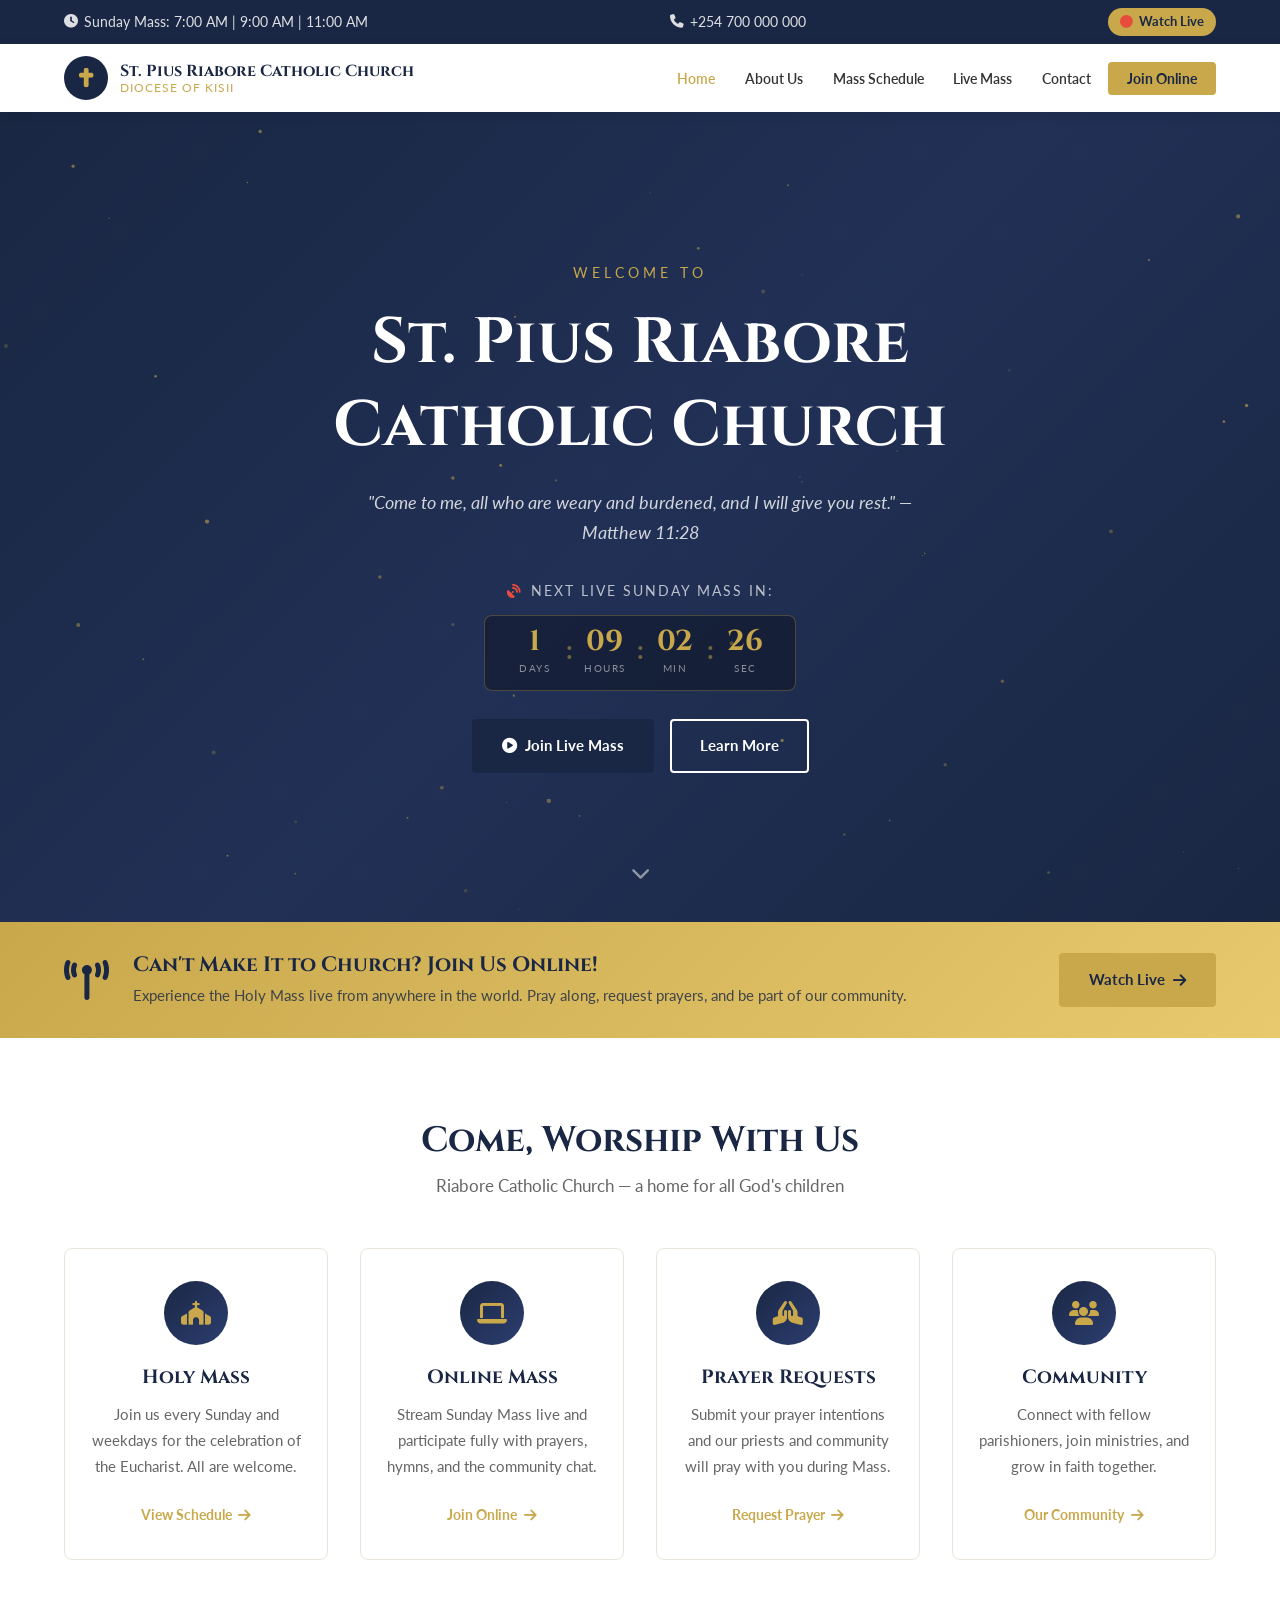
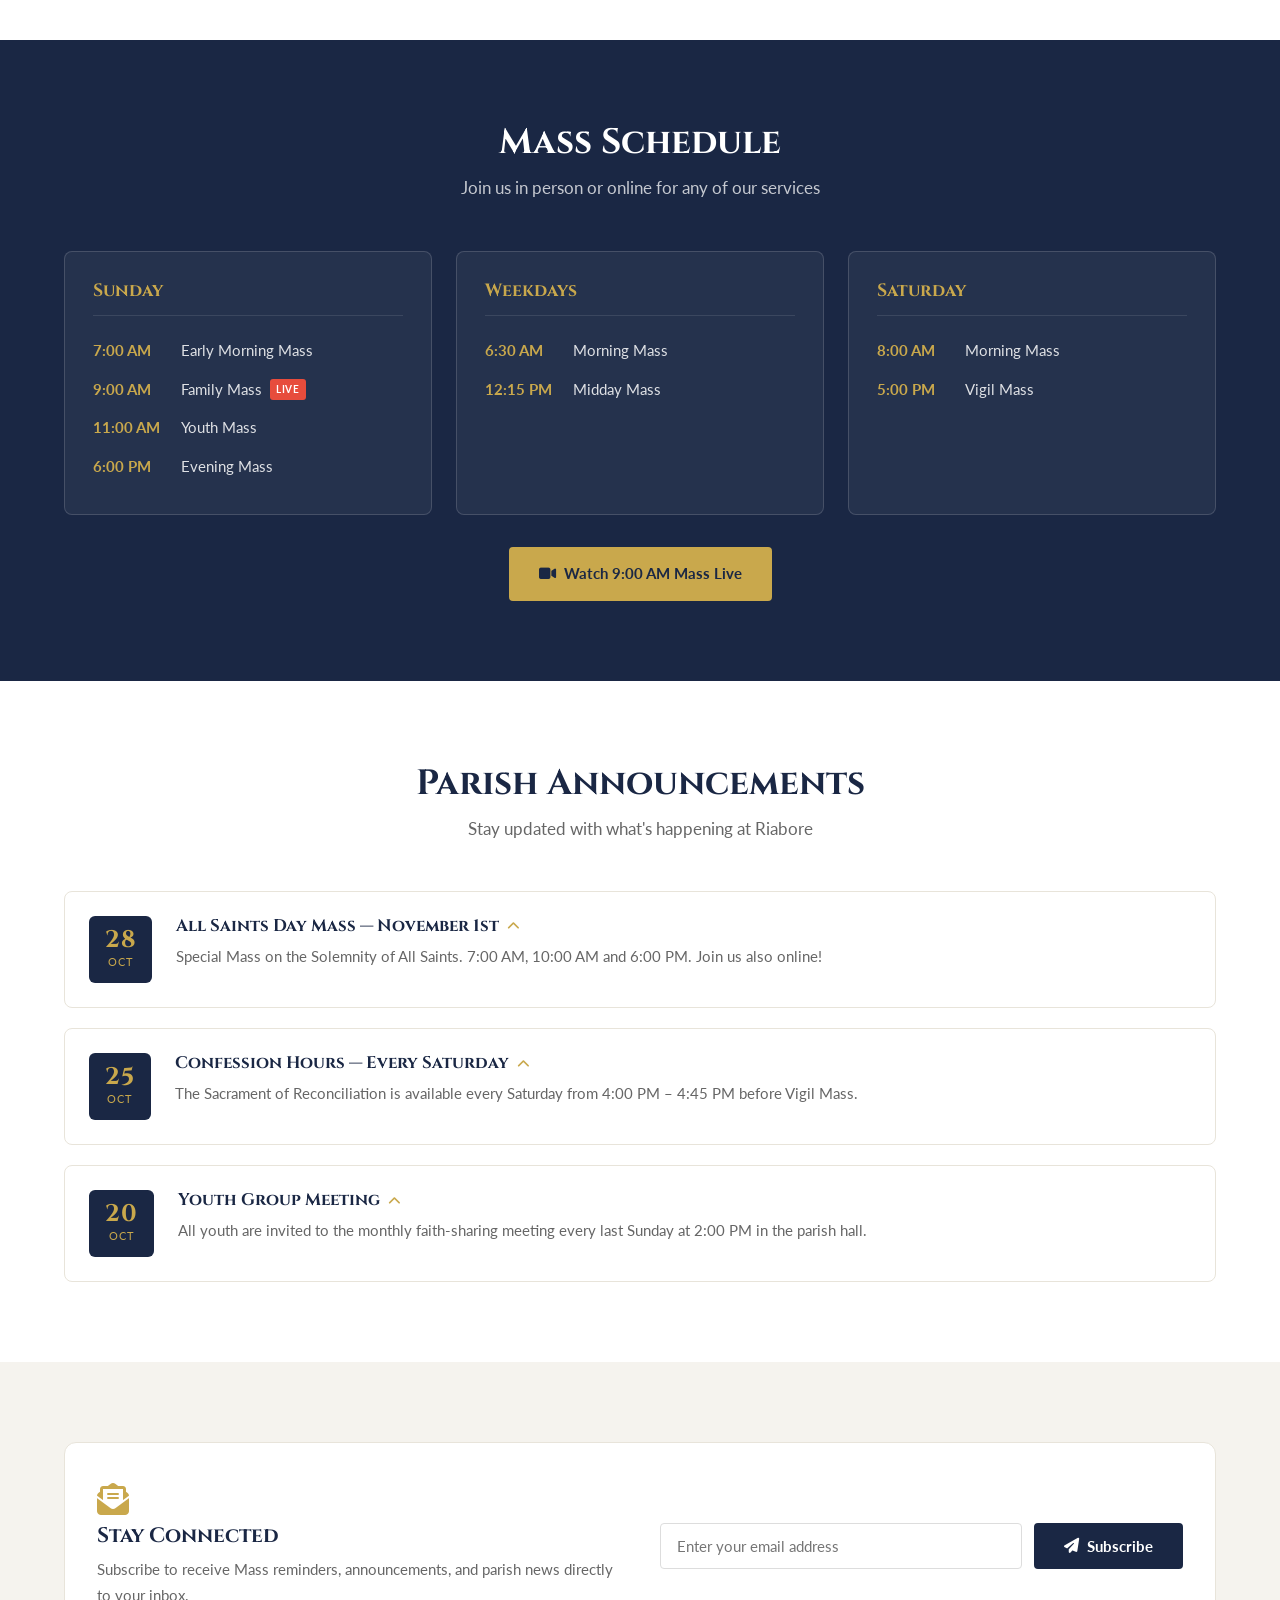
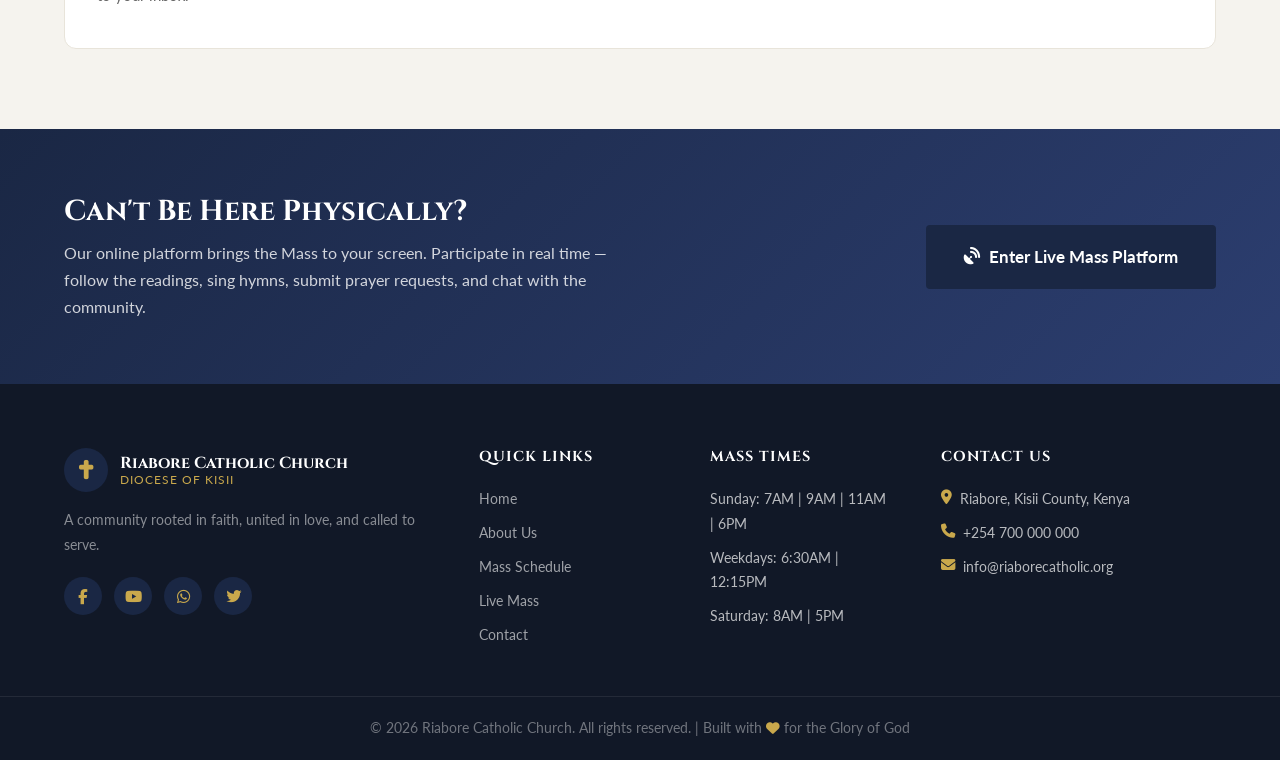
<file: index.html>
<!DOCTYPE html>
<html lang="en">
<head>
  <meta charset="UTF-8" />
  <meta name="viewport" content="width=device-width, initial-scale=1.0"/>
  <title> St.Pius Riabore Catholic Church</title>
  <link rel="stylesheet" href="style.css" />
  <link href="https://fonts.googleapis.com/css2?family=Cinzel:wght@400;600;700&family=Lato:wght@300;400;700&display=swap" rel="stylesheet"/>
  <link rel="stylesheet" href="https://cdnjs.cloudflare.com/ajax/libs/font-awesome/6.5.0/css/all.min.css"/>
</head>
<body>

  <!-- Top Bar -->
  <div class="top-bar">
    <div class="container">
      <span><i class="fas fa-clock"></i> Sunday Mass: 7:00 AM | 9:00 AM | 11:00 AM</span>
      <span><i class="fas fa-phone"></i> +254 700 000 000</span>
      <a href="live.html" class="live-badge"><i class="fas fa-circle pulse-red"></i> Watch Live</a>
    </div>
  </div>

  <!-- Navigation -->
  <nav class="navbar">
    <div class="container nav-inner">
      <div class="logo">
        <div class="logo-icon"><i class="fas fa-cross"></i></div>
        <div class="logo-text">
          <span class="church-name"> St. Pius Riabore Catholic Church</span>
          <span class="church-sub">Diocese of Kisii</span>
        </div>
      </div>
      <button class="hamburger" id="hamburger" aria-label="Toggle menu" aria-expanded="false">
        <span></span><span></span><span></span>
      </button>
      <ul class="nav-links" id="navLinks">
        <li><a href="index.html" class="active">Home</a></li>
        <li><a href="about.html">About Us</a></li>
        <li><a href="schedule.html">Mass Schedule</a></li>
        <li><a href="live.html">Live Mass</a></li>
        <li><a href="contact.html">Contact</a></li>
        <li><a href="live.html" class="btn-join">Join Online</a></li>
      </ul>
    </div>
  </nav>

  <!-- Hero Section -->
  <section class="hero">
    <div class="hero-overlay"></div>
    <!-- Particle canvas injected by app.js -->
    <div class="hero-content">
      <p class="hero-sub">Welcome to</p>
      <h1>St. Pius Riabore Catholic Church</h1>
      <p class="hero-verse">"Come to me, all who are weary and burdened, and I will give you rest." — Matthew 11:28</p>

      <!-- Countdown Timer -->
      <div class="countdown-wrapper">
        <p class="countdown-label"><i class="fas fa-satellite-dish pulse-red"></i> Next Live Sunday Mass in:</p>
        <div id="massCountdown" class="countdown-display">
          <div class="countdown-unit"><span>--</span><small>Days</small></div>
          <div class="countdown-sep">:</div>
          <div class="countdown-unit"><span>--</span><small>Hours</small></div>
          <div class="countdown-sep">:</div>
          <div class="countdown-unit"><span>--</span><small>Min</small></div>
          <div class="countdown-sep">:</div>
          <div class="countdown-unit"><span>--</span><small>Sec</small></div>
        </div>
      </div>

      <div class="hero-buttons">
        <a href="live.html" class="btn btn-primary"><i class="fas fa-play-circle"></i> Join Live Mass</a>
        <a href="about.html" class="btn btn-outline">Learn More</a>
      </div>
    </div>
    <div class="hero-scroll"><i class="fas fa-chevron-down"></i></div>
  </section>

  <!-- Live Mass Banner -->
  <section class="live-banner">
    <div class="container live-banner-inner">
      <div class="live-icon"><i class="fas fa-broadcast-tower"></i></div>
      <div class="live-text">
        <h3>Can't Make It to Church? Join Us Online!</h3>
        <p>Experience the Holy Mass live from anywhere in the world. Pray along, request prayers, and be part of our community.</p>
      </div>
      <a href="live.html" class="btn btn-gold">Watch Live <i class="fas fa-arrow-right"></i></a>
    </div>
  </section>

  <!-- Quick Info Cards -->
  <section class="info-section section-pad">
    <div class="container">
      <div class="section-header">
        <h2>Come, Worship With Us</h2>
        <p>Riabore Catholic Church — a home for all God's children</p>
      </div>
      <div class="cards-grid">
        <div class="card">
          <div class="card-icon"><i class="fas fa-church"></i></div>
          <h3>Holy Mass</h3>
          <p>Join us every Sunday and weekdays for the celebration of the Eucharist. All are welcome.</p>
          <a href="schedule.html" class="card-link">View Schedule <i class="fas fa-arrow-right"></i></a>
        </div>
        <div class="card">
          <div class="card-icon"><i class="fas fa-laptop"></i></div>
          <h3>Online Mass</h3>
          <p>Stream Sunday Mass live and participate fully with prayers, hymns, and the community chat.</p>
          <a href="live.html" class="card-link">Join Online <i class="fas fa-arrow-right"></i></a>
        </div>
        <div class="card">
          <div class="card-icon"><i class="fas fa-hands-praying"></i></div>
          <h3>Prayer Requests</h3>
          <p>Submit your prayer intentions and our priests and community will pray with you during Mass.</p>
          <a href="live.html#prayer" class="card-link">Request Prayer <i class="fas fa-arrow-right"></i></a>
        </div>
        <div class="card">
          <div class="card-icon"><i class="fas fa-users"></i></div>
          <h3>Community</h3>
          <p>Connect with fellow parishioners, join ministries, and grow in faith together.</p>
          <a href="about.html" class="card-link">Our Community <i class="fas fa-arrow-right"></i></a>
        </div>
      </div>
    </div>
  </section>

  <!-- Mass Times Section -->
  <section class="mass-times section-pad bg-navy">
    <div class="container">
      <div class="section-header white">
        <h2>Mass Schedule</h2>
        <p>Join us in person or online for any of our services</p>
      </div>
      <div class="times-grid">
        <div class="time-card">
          <h3>Sunday</h3>
          <ul>
            <li><span>7:00 AM</span> Early Morning Mass</li>
            <li><span>9:00 AM</span> Family Mass <span class="tag-live">LIVE</span></li>
            <li><span>11:00 AM</span> Youth Mass</li>
            <li><span>6:00 PM</span> Evening Mass</li>
          </ul>
        </div>
        <div class="time-card">
          <h3>Weekdays</h3>
          <ul>
            <li><span>6:30 AM</span> Morning Mass</li>
            <li><span>12:15 PM</span> Midday Mass</li>
          </ul>
        </div>
        <div class="time-card">
          <h3>Saturday</h3>
          <ul>
            <li><span>8:00 AM</span> Morning Mass</li>
            <li><span>5:00 PM</span> Vigil Mass</li>
          </ul>
        </div>
      </div>
      <div style="text-align:center; margin-top:2rem;">
        <a href="live.html" class="btn btn-gold"><i class="fas fa-video"></i> Watch 9:00 AM Mass Live</a>
      </div>
    </div>
  </section>

  <!-- Announcements -->
  <section class="announcements section-pad">
    <div class="container">
      <div class="section-header">
        <h2>Parish Announcements</h2>
        <p>Stay updated with what's happening at Riabore</p>
      </div>
      <div class="announce-list">
        <div class="announce-item">
          <div class="announce-date"><span>28</span>OCT</div>
          <div class="announce-body">
            <h4>All Saints Day Mass — November 1st</h4>
            <p>Special Mass on the Solemnity of All Saints. 7:00 AM, 10:00 AM and 6:00 PM. Join us also online!</p>
          </div>
        </div>
        <div class="announce-item">
          <div class="announce-date"><span>25</span>OCT</div>
          <div class="announce-body">
            <h4>Confession Hours — Every Saturday</h4>
            <p>The Sacrament of Reconciliation is available every Saturday from 4:00 PM – 4:45 PM before Vigil Mass.</p>
          </div>
        </div>
        <div class="announce-item">
          <div class="announce-date"><span>20</span>OCT</div>
          <div class="announce-body">
            <h4>Youth Group Meeting</h4>
            <p>All youth are invited to the monthly faith-sharing meeting every last Sunday at 2:00 PM in the parish hall.</p>
          </div>
        </div>
      </div>
    </div>
  </section>

  <!-- Newsletter Signup -->
  <section class="section-pad bg-light" id="newsletterSection">
    <div class="container">
      <div class="newsletter-box">
        <div class="newsletter-text">
          <i class="fas fa-envelope-open-text"></i>
          <h3>Stay Connected</h3>
          <p>Subscribe to receive Mass reminders, announcements, and parish news directly to your inbox.</p>
        </div>
        <form class="newsletter-form" novalidate>
          <input type="email" placeholder="Enter your email address" required aria-label="Email address"/>
          <button type="submit" class="btn btn-primary">
            <i class="fas fa-paper-plane"></i> Subscribe
          </button>
        </form>
      </div>
    </div>
  </section>

  <!-- CTA Section -->
  <section class="cta-section">
    <div class="container cta-inner">
      <div class="cta-text">
        <h2>Can't Be Here Physically?</h2>
        <p>Our online platform brings the Mass to your screen. Participate in real time — follow the readings, sing hymns, submit prayer requests, and chat with the community.</p>
      </div>
      <a href="live.html" class="btn btn-primary btn-lg"><i class="fas fa-satellite-dish"></i> Enter Live Mass Platform</a>
    </div>
  </section>

  <!-- Footer -->
  <footer class="footer">
    <div class="container footer-grid">
      <div class="footer-col">
        <div class="logo">
          <div class="logo-icon"><i class="fas fa-cross"></i></div>
          <div class="logo-text">
            <span class="church-name">Riabore Catholic Church</span>
            <span class="church-sub">Diocese of Kisii</span>
          </div>
        </div>
        <p class="footer-desc">A community rooted in faith, united in love, and called to serve.</p>
        <div class="social-links">
          <a href="#" title="Facebook"><i class="fab fa-facebook-f"></i></a>
          <a href="#" title="YouTube"><i class="fab fa-youtube"></i></a>
          <a href="#" title="WhatsApp"><i class="fab fa-whatsapp"></i></a>
          <a href="#" title="Twitter"><i class="fab fa-twitter"></i></a>
        </div>
      </div>
      <div class="footer-col">
        <h4>Quick Links</h4>
        <ul>
          <li><a href="index.html">Home</a></li>
          <li><a href="about.html">About Us</a></li>
          <li><a href="schedule.html">Mass Schedule</a></li>
          <li><a href="live.html">Live Mass</a></li>
          <li><a href="contact.html">Contact</a></li>
        </ul>
      </div>
      <div class="footer-col">
        <h4>Mass Times</h4>
        <ul>
          <li>Sunday: 7AM | 9AM | 11AM | 6PM</li>
          <li>Weekdays: 6:30AM | 12:15PM</li>
          <li>Saturday: 8AM | 5PM</li>
        </ul>
      </div>
      <div class="footer-col">
        <h4>Contact Us</h4>
        <ul>
          <li><i class="fas fa-map-marker-alt"></i> Riabore, Kisii County, Kenya</li>
          <li><i class="fas fa-phone"></i> +254 700 000 000</li>
          <li><i class="fas fa-envelope"></i> info@riaborecatholic.org</li>
        </ul>
      </div>
    </div>
    <div class="footer-bottom">
      <p>&copy; 2026 Riabore Catholic Church. All rights reserved. | Built with <i class="fas fa-heart" style="color:#c9a84c"></i> for the Glory of God</p>
    </div>
  </footer>

  <script src="app.js"></script>
</body>
</html>
</file>
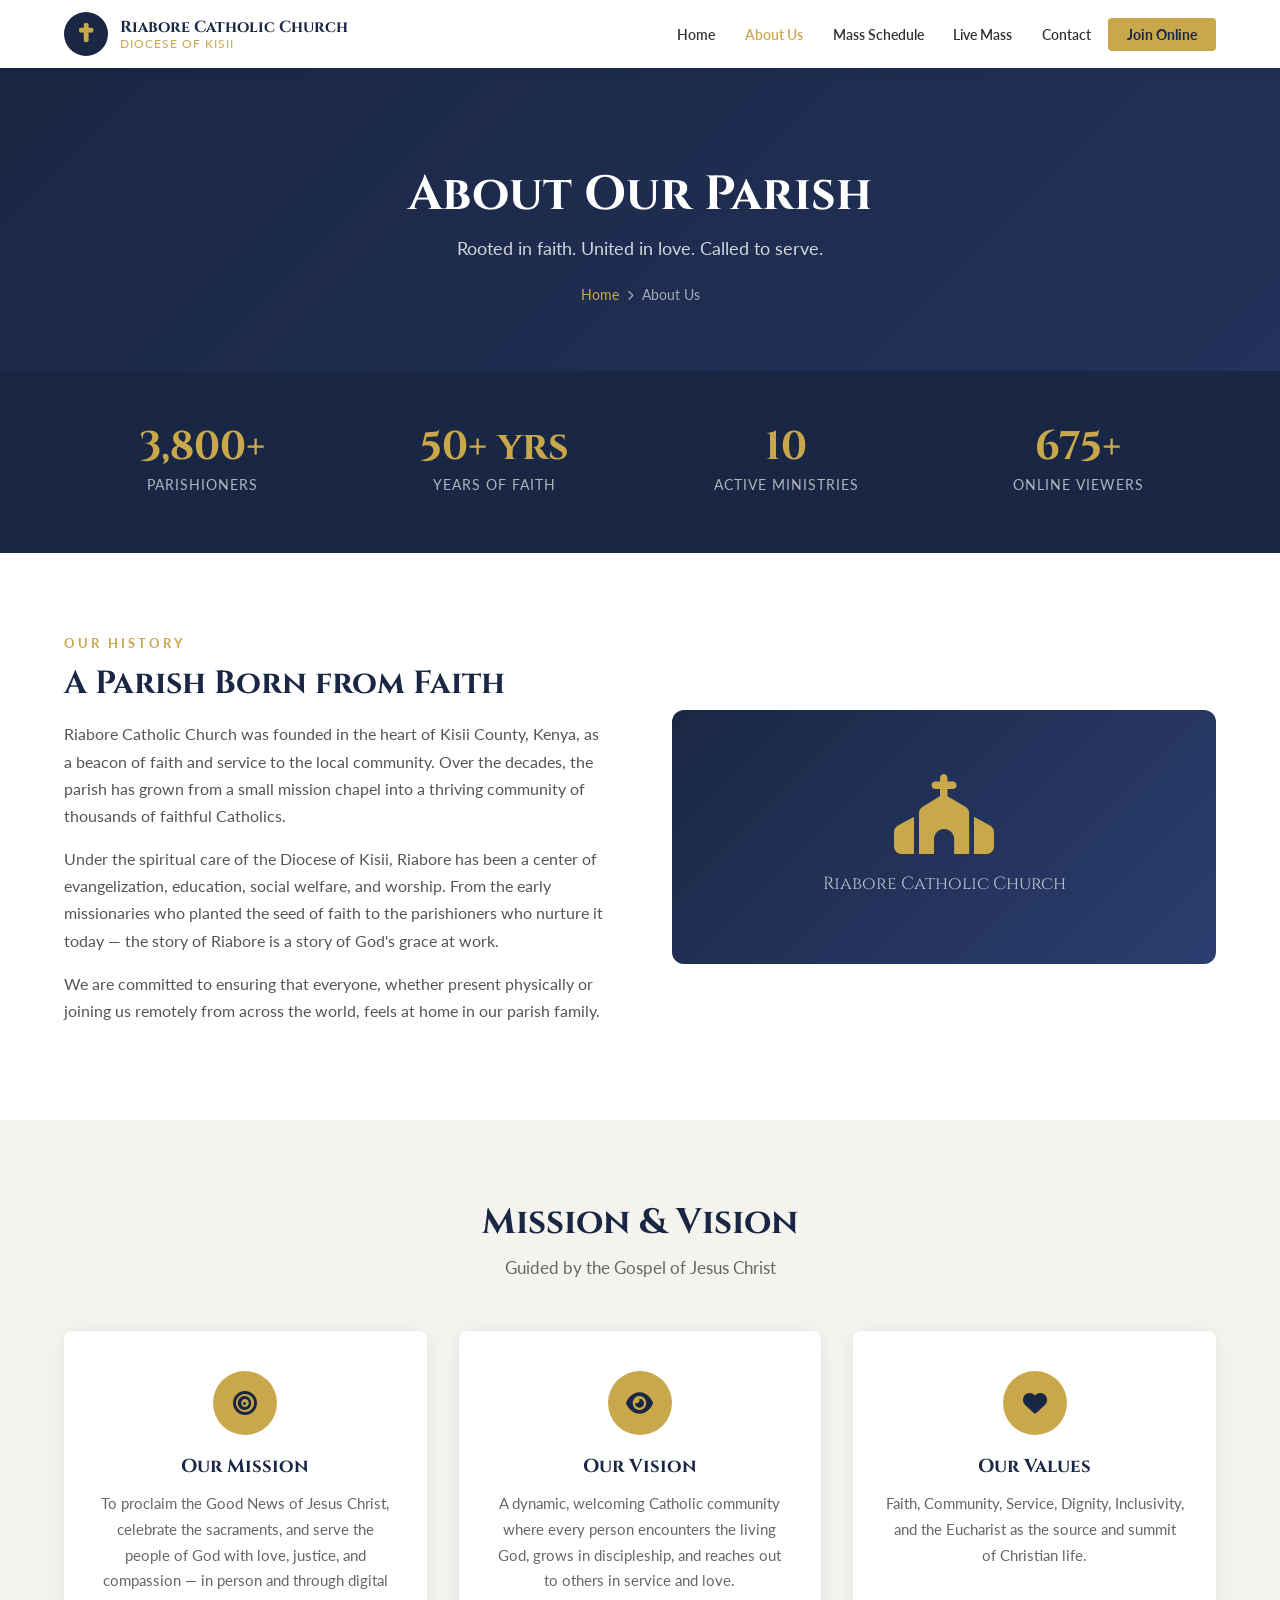
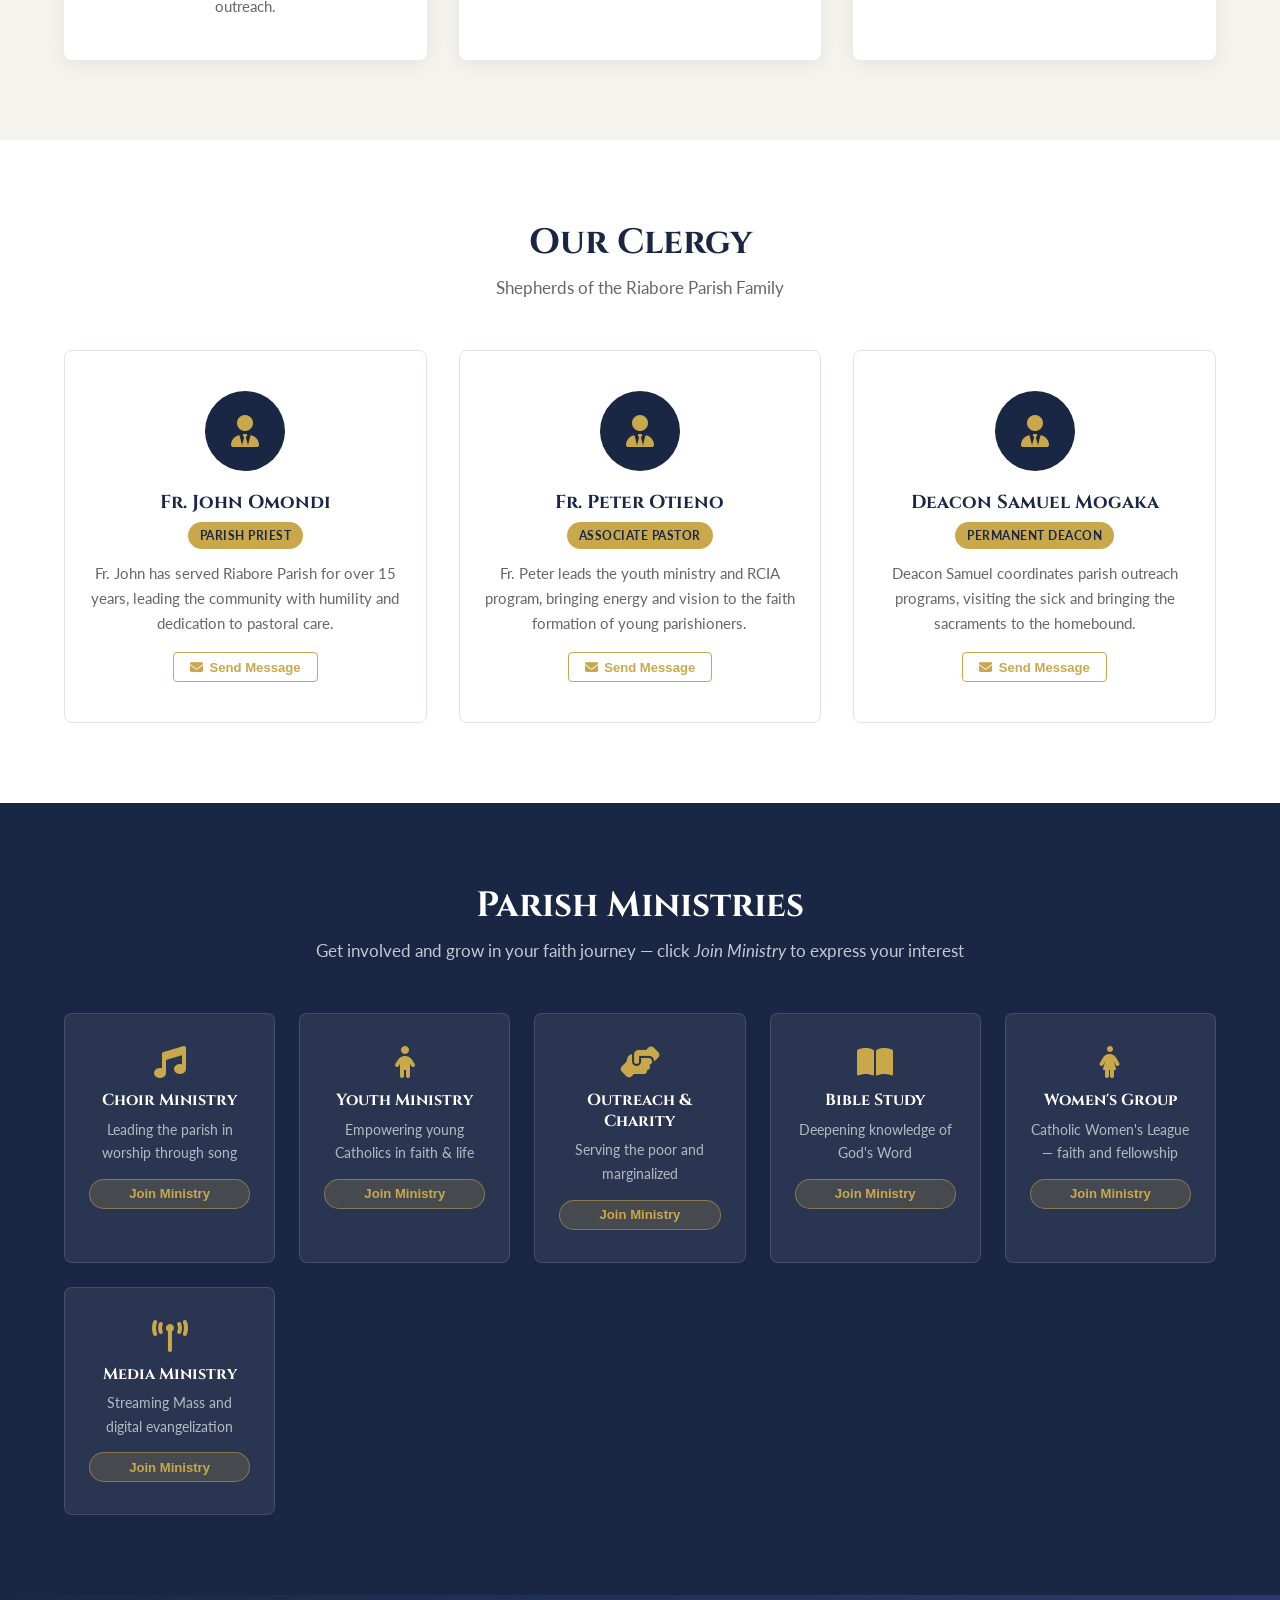
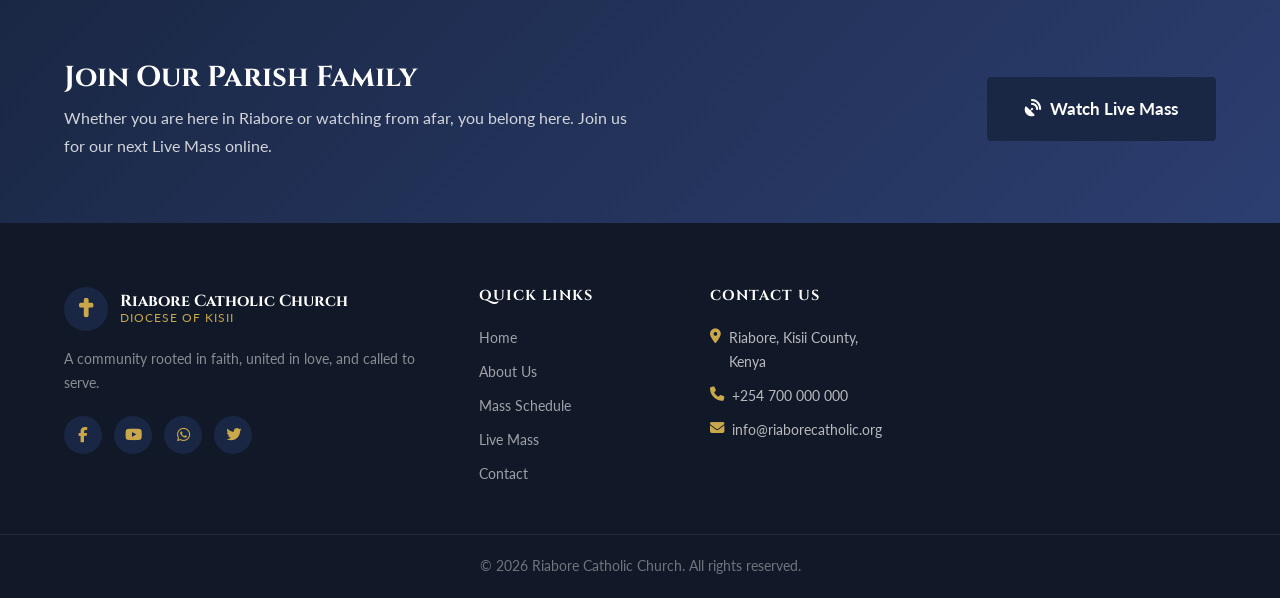
<file: about.html>
<!DOCTYPE html>
<html lang="en">
<head>
  <meta charset="UTF-8" />
  <meta name="viewport" content="width=device-width, initial-scale=1.0"/>
  <title>About Us — Riabore Catholic Church</title>
  <link rel="stylesheet" href="style.css" />
  <link href="https://fonts.googleapis.com/css2?family=Cinzel:wght@400;600;700&family=Lato:wght@300;400;700&display=swap" rel="stylesheet"/>
  <link rel="stylesheet" href="https://cdnjs.cloudflare.com/ajax/libs/font-awesome/6.5.0/css/all.min.css"/>
</head>
<body>

  <!-- Navigation -->
  <nav class="navbar">
    <div class="container nav-inner">
      <div class="logo">
        <div class="logo-icon"><i class="fas fa-cross"></i></div>
        <div class="logo-text">
          <span class="church-name">Riabore Catholic Church</span>
          <span class="church-sub">Diocese of Kisii</span>
        </div>
      </div>
      <button class="hamburger" id="hamburger" aria-label="Toggle menu" aria-expanded="false">
        <span></span><span></span><span></span>
      </button>
      <ul class="nav-links" id="navLinks">
        <li><a href="index.html">Home</a></li>
        <li><a href="about.html" class="active">About Us</a></li>
        <li><a href="schedule.html">Mass Schedule</a></li>
        <li><a href="live.html">Live Mass</a></li>
        <li><a href="contact.html">Contact</a></li>
        <li><a href="live.html" class="btn-join">Join Online</a></li>
      </ul>
    </div>
  </nav>

  <!-- Page Header -->
  <div class="page-header">
    <div class="page-header-overlay"></div>
    <div class="container">
      <h1>About Our Parish</h1>
      <p>Rooted in faith. United in love. Called to serve.</p>
      <nav class="breadcrumb" aria-label="Breadcrumb">
        <a href="index.html">Home</a> <i class="fas fa-chevron-right"></i> <span>About Us</span>
      </nav>
    </div>
  </div>

  <!-- Parish Stats -->
  <section class="stats-bar bg-navy">
    <div class="container stats-grid">
      <div class="stat-item">
        <div class="stat-number" data-target="4500" data-suffix="+">0</div>
        <div class="stat-label">Parishioners</div>
      </div>
      <div class="stat-item">
        <div class="stat-number" data-target="60" data-suffix="+ yrs">0</div>
        <div class="stat-label">Years of Faith</div>
      </div>
      <div class="stat-item">
        <div class="stat-number" data-target="12" data-suffix="">0</div>
        <div class="stat-label">Active Ministries</div>
      </div>
      <div class="stat-item">
        <div class="stat-number" data-target="800" data-suffix="+">0</div>
        <div class="stat-label">Online Viewers</div>
      </div>
    </div>
  </section>

  <!-- Our Story -->
  <section class="section-pad">
    <div class="container two-col">
      <div class="col-text">
        <div class="section-label">Our History</div>
        <h2>A Parish Born from Faith</h2>
        <p>Riabore Catholic Church was founded in the heart of Kisii County, Kenya, as a beacon of faith and service to the local community. Over the decades, the parish has grown from a small mission chapel into a thriving community of thousands of faithful Catholics.</p>
        <p>Under the spiritual care of the Diocese of Kisii, Riabore has been a center of evangelization, education, social welfare, and worship. From the early missionaries who planted the seed of faith to the parishioners who nurture it today — the story of Riabore is a story of God's grace at work.</p>
        <p>We are committed to ensuring that everyone, whether present physically or joining us remotely from across the world, feels at home in our parish family.</p>
      </div>
      <div class="col-image">
        <div class="image-placeholder church-img">
          <i class="fas fa-church"></i>
          <p>Riabore Catholic Church</p>
        </div>
      </div>
    </div>
  </section>

  <!-- Mission & Vision -->
  <section class="section-pad bg-light">
    <div class="container">
      <div class="section-header">
        <h2>Mission &amp; Vision</h2>
        <p>Guided by the Gospel of Jesus Christ</p>
      </div>
      <div class="mv-grid">
        <div class="mv-card">
          <div class="mv-icon"><i class="fas fa-bullseye"></i></div>
          <h3>Our Mission</h3>
          <p>To proclaim the Good News of Jesus Christ, celebrate the sacraments, and serve the people of God with love, justice, and compassion — in person and through digital outreach.</p>
        </div>
        <div class="mv-card">
          <div class="mv-icon"><i class="fas fa-eye"></i></div>
          <h3>Our Vision</h3>
          <p>A dynamic, welcoming Catholic community where every person encounters the living God, grows in discipleship, and reaches out to others in service and love.</p>
        </div>
        <div class="mv-card">
          <div class="mv-icon"><i class="fas fa-heart"></i></div>
          <h3>Our Values</h3>
          <p>Faith, Community, Service, Dignity, Inclusivity, and the Eucharist as the source and summit of Christian life.</p>
        </div>
      </div>
    </div>
  </section>

  <!-- Parish Priests -->
  <section class="section-pad">
    <div class="container">
      <div class="section-header">
        <h2>Our Clergy</h2>
        <p>Shepherds of the Riabore Parish Family</p>
      </div>
      <div class="priests-grid">
        <div class="priest-card">
          <div class="priest-avatar"><i class="fas fa-user-tie"></i></div>
          <h3>Fr. John Omondi</h3>
          <span class="priest-role">Parish Priest</span>
          <p>Fr. John has served Riabore Parish for over 15 years, leading the community with humility and dedication to pastoral care.</p>
          <button class="btn-contact-priest" onclick="window.location='contact.html'">
            <i class="fas fa-envelope"></i> Send Message
          </button>
        </div>
        <div class="priest-card">
          <div class="priest-avatar"><i class="fas fa-user-tie"></i></div>
          <h3>Fr. Peter Otieno</h3>
          <span class="priest-role">Associate Pastor</span>
          <p>Fr. Peter leads the youth ministry and RCIA program, bringing energy and vision to the faith formation of young parishioners.</p>
          <button class="btn-contact-priest" onclick="window.location='contact.html'">
            <i class="fas fa-envelope"></i> Send Message
          </button>
        </div>
        <div class="priest-card">
          <div class="priest-avatar"><i class="fas fa-user-tie"></i></div>
          <h3>Deacon Samuel Mogaka</h3>
          <span class="priest-role">Permanent Deacon</span>
          <p>Deacon Samuel coordinates parish outreach programs, visiting the sick and bringing the sacraments to the homebound.</p>
          <button class="btn-contact-priest" onclick="window.location='contact.html'">
            <i class="fas fa-envelope"></i> Send Message
          </button>
        </div>
      </div>
    </div>
  </section>

  <!-- Ministries — each card gets a "Join Ministry" button from app.js -->
  <section class="section-pad bg-navy">
    <div class="container">
      <div class="section-header white">
        <h2>Parish Ministries</h2>
        <p>Get involved and grow in your faith journey — click <em>Join Ministry</em> to express your interest</p>
      </div>
      <div class="ministry-grid">
        <div class="ministry-item">
          <i class="fas fa-music"></i>
          <h4>Choir Ministry</h4>
          <p>Leading the parish in worship through song</p>
        </div>
        <div class="ministry-item">
          <i class="fas fa-child"></i>
          <h4>Youth Ministry</h4>
          <p>Empowering young Catholics in faith &amp; life</p>
        </div>
        <div class="ministry-item">
          <i class="fas fa-hands-helping"></i>
          <h4>Outreach &amp; Charity</h4>
          <p>Serving the poor and marginalized</p>
        </div>
        <div class="ministry-item">
          <i class="fas fa-book-open"></i>
          <h4>Bible Study</h4>
          <p>Deepening knowledge of God's Word</p>
        </div>
        <div class="ministry-item">
          <i class="fas fa-female"></i>
          <h4>Women's Group</h4>
          <p>Catholic Women's League — faith and fellowship</p>
        </div>
        <div class="ministry-item">
          <i class="fas fa-broadcast-tower"></i>
          <h4>Media Ministry</h4>
          <p>Streaming Mass and digital evangelization</p>
        </div>
      </div>
    </div>
  </section>

  <!-- CTA -->
  <section class="cta-section">
    <div class="container cta-inner">
      <div class="cta-text">
        <h2>Join Our Parish Family</h2>
        <p>Whether you are here in Riabore or watching from afar, you belong here. Join us for our next Live Mass online.</p>
      </div>
      <a href="live.html" class="btn btn-primary btn-lg"><i class="fas fa-satellite-dish"></i> Watch Live Mass</a>
    </div>
  </section>

  <!-- Footer -->
  <footer class="footer">
    <div class="container footer-grid">
      <div class="footer-col">
        <div class="logo">
          <div class="logo-icon"><i class="fas fa-cross"></i></div>
          <div class="logo-text">
            <span class="church-name">Riabore Catholic Church</span>
            <span class="church-sub">Diocese of Kisii</span>
          </div>
        </div>
        <p class="footer-desc">A community rooted in faith, united in love, and called to serve.</p>
        <div class="social-links">
          <a href="#" title="Facebook"><i class="fab fa-facebook-f"></i></a>
          <a href="#" title="YouTube"><i class="fab fa-youtube"></i></a>
          <a href="#" title="WhatsApp"><i class="fab fa-whatsapp"></i></a>
          <a href="#" title="Twitter"><i class="fab fa-twitter"></i></a>
        </div>
      </div>
      <div class="footer-col">
        <h4>Quick Links</h4>
        <ul>
          <li><a href="index.html">Home</a></li>
          <li><a href="about.html">About Us</a></li>
          <li><a href="schedule.html">Mass Schedule</a></li>
          <li><a href="live.html">Live Mass</a></li>
          <li><a href="contact.html">Contact</a></li>
        </ul>
      </div>
      <div class="footer-col">
        <h4>Contact Us</h4>
        <ul>
          <li><i class="fas fa-map-marker-alt"></i> Riabore, Kisii County, Kenya</li>
          <li><i class="fas fa-phone"></i> +254 700 000 000</li>
          <li><i class="fas fa-envelope"></i> info@riaborecatholic.org</li>
        </ul>
      </div>
    </div>
    <div class="footer-bottom">
      <p>&copy; 2026 Riabore Catholic Church. All rights reserved.</p>
    </div>
  </footer>

  <script src="app.js"></script>
</body>
</html>
</file>
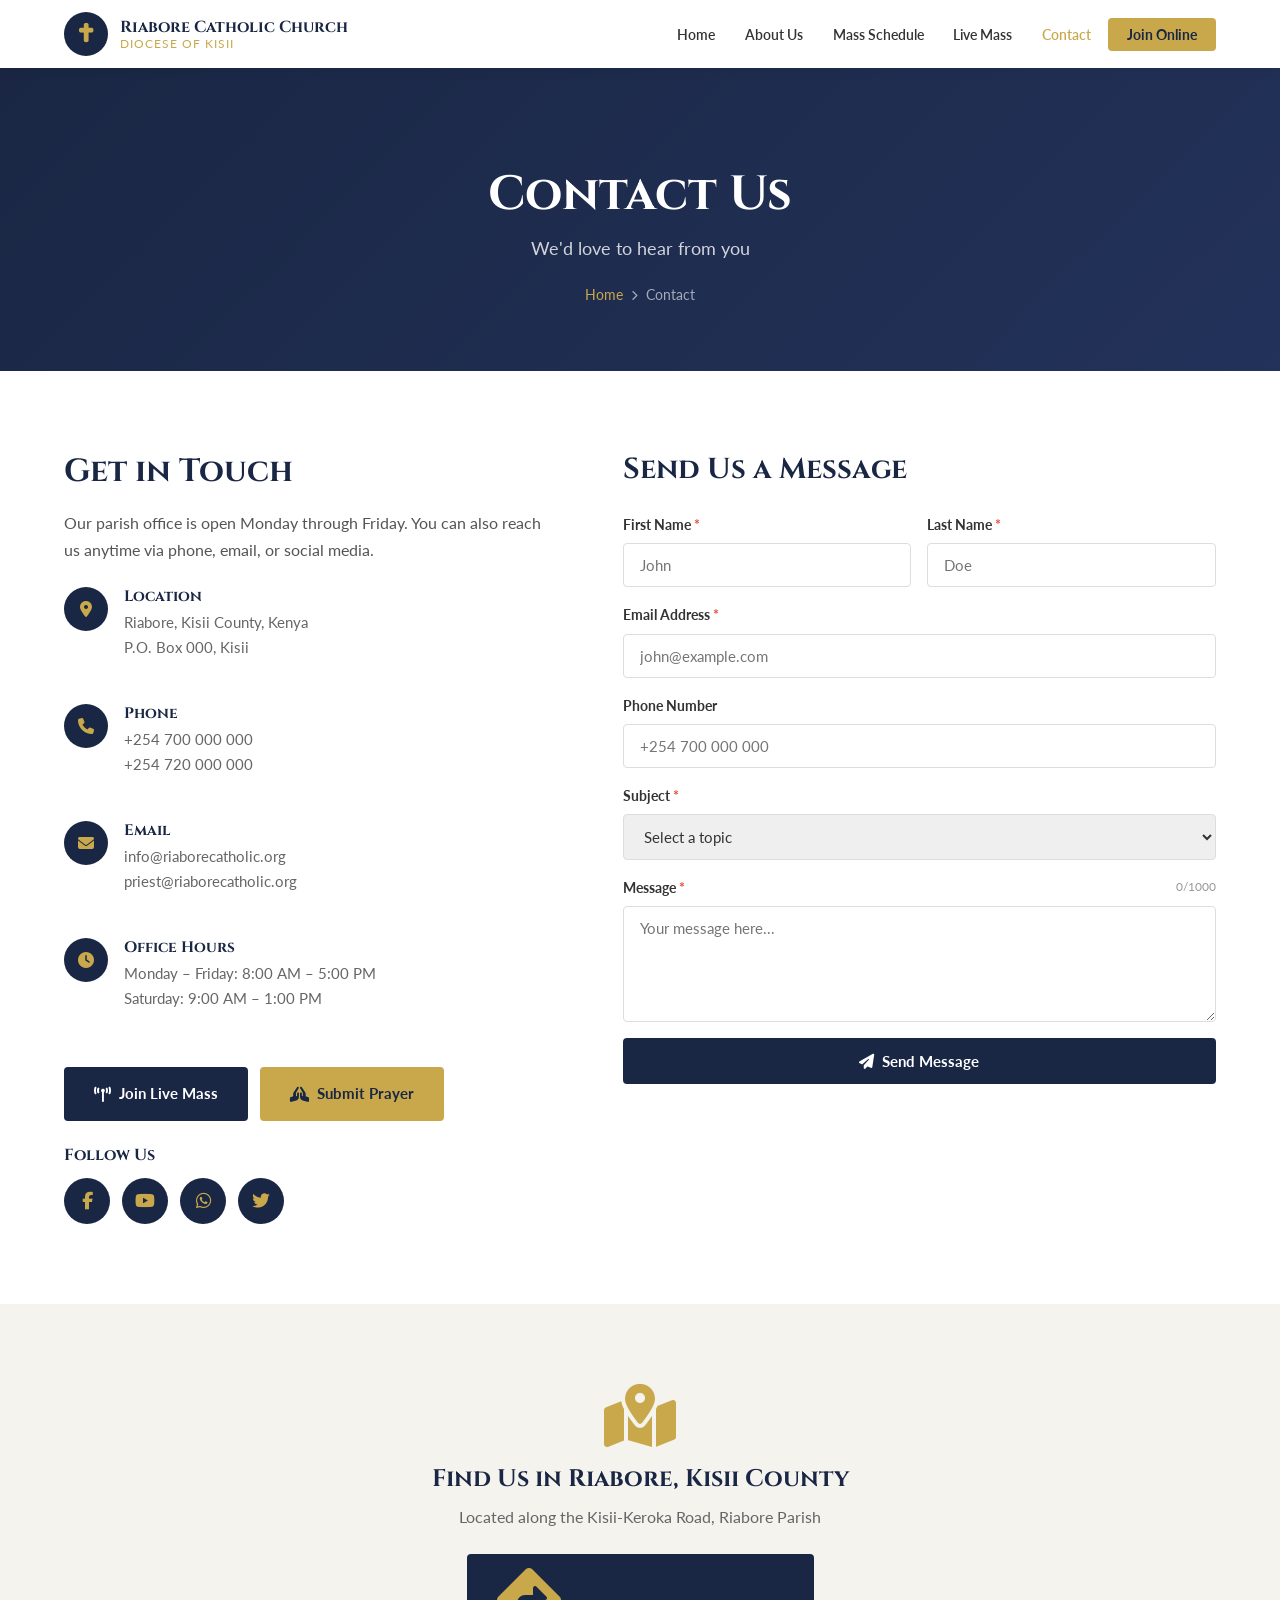
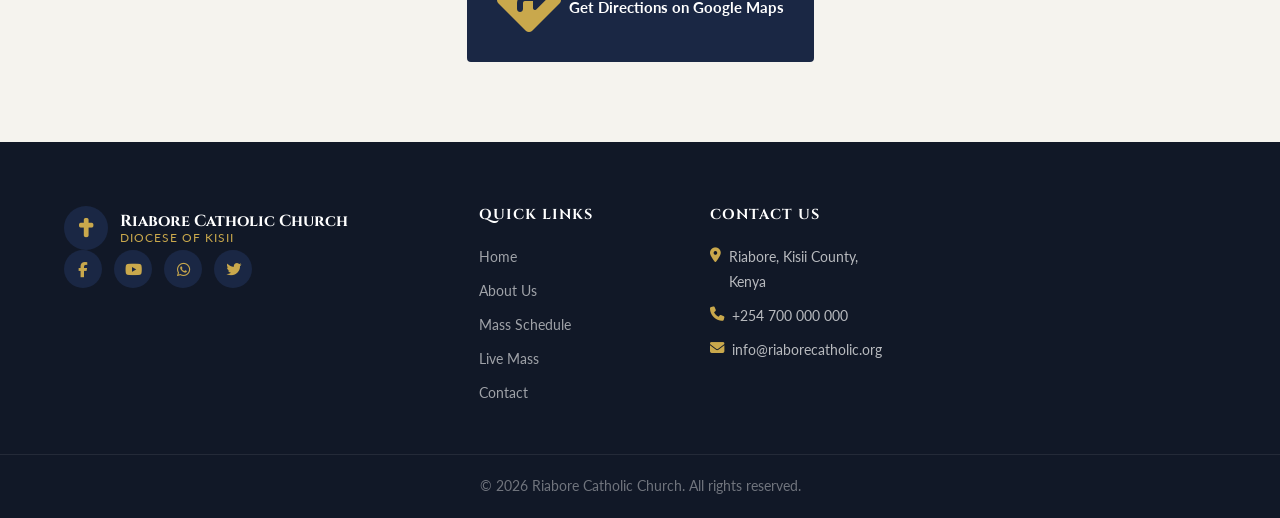
<file: contact.html>
<!DOCTYPE html>
<html lang="en">
<head>
  <meta charset="UTF-8" />
  <meta name="viewport" content="width=device-width, initial-scale=1.0"/>
  <title>Contact Us — Riabore Catholic Church</title>
  <link rel="stylesheet" href="style.css" />
  <link href="https://fonts.googleapis.com/css2?family=Cinzel:wght@400;600;700&family=Lato:wght@300;400;700&display=swap" rel="stylesheet"/>
  <link rel="stylesheet" href="https://cdnjs.cloudflare.com/ajax/libs/font-awesome/6.5.0/css/all.min.css"/>
</head>
<body>

  <!-- Navigation -->
  <nav class="navbar">
    <div class="container nav-inner">
      <div class="logo">
        <div class="logo-icon"><i class="fas fa-cross"></i></div>
        <div class="logo-text">
          <span class="church-name">Riabore Catholic Church</span>
          <span class="church-sub">Diocese of Kisii</span>
        </div>
      </div>
      <button class="hamburger" id="hamburger" aria-label="Toggle menu" aria-expanded="false">
        <span></span><span></span><span></span>
      </button>
      <ul class="nav-links" id="navLinks">
        <li><a href="index.html">Home</a></li>
        <li><a href="about.html">About Us</a></li>
        <li><a href="schedule.html">Mass Schedule</a></li>
        <li><a href="live.html">Live Mass</a></li>
        <li><a href="contact.html" class="active">Contact</a></li>
        <li><a href="live.html" class="btn-join">Join Online</a></li>
      </ul>
    </div>
  </nav>

  <!-- Page Header -->
  <div class="page-header">
    <div class="page-header-overlay"></div>
    <div class="container">
      <h1>Contact Us</h1>
      <p>We'd love to hear from you</p>
      <nav class="breadcrumb" aria-label="Breadcrumb">
        <a href="index.html">Home</a> <i class="fas fa-chevron-right"></i> <span>Contact</span>
      </nav>
    </div>
  </div>

  <!-- Contact Section -->
  <section class="section-pad">
    <div class="container contact-layout">

      <!-- Contact Info -->
      <div class="contact-info">
        <h2>Get in Touch</h2>
        <p>Our parish office is open Monday through Friday. You can also reach us anytime via phone, email, or social media.</p>

        <div class="contact-details">
          <div class="contact-item">
            <div class="contact-icon"><i class="fas fa-map-marker-alt"></i></div>
            <div>
              <h4>Location</h4>
              <p>Riabore, Kisii County, Kenya<br/>P.O. Box 000, Kisii</p>
            </div>
          </div>
          <div class="contact-item">
            <div class="contact-icon"><i class="fas fa-phone"></i></div>
            <div>
              <h4>Phone</h4>
              <p>
                <a href="tel:+254700000000">+254 700 000 000</a><br/>
                <a href="tel:+254720000000">+254 720 000 000</a>
              </p>
            </div>
          </div>
          <div class="contact-item">
            <div class="contact-icon"><i class="fas fa-envelope"></i></div>
            <div>
              <h4>Email</h4>
              <p>
                <a href="mailto:info@riaborecatholic.org">info@riaborecatholic.org</a><br/>
                <a href="mailto:priest@riaborecatholic.org">priest@riaborecatholic.org</a>
              </p>
            </div>
          </div>
          <div class="contact-item">
            <div class="contact-icon"><i class="fas fa-clock"></i></div>
            <div>
              <h4>Office Hours</h4>
              <p>Monday – Friday: 8:00 AM – 5:00 PM<br/>Saturday: 9:00 AM – 1:00 PM</p>
            </div>
          </div>
        </div>

        <!-- Quick links to Live Mass & Prayer -->
        <div class="contact-quick-actions">
          <a href="live.html" class="btn btn-primary">
            <i class="fas fa-broadcast-tower"></i> Join Live Mass
          </a>
          <a href="live.html#prayer" class="btn btn-gold">
            <i class="fas fa-hands-praying"></i> Submit Prayer
          </a>
        </div>

        <div class="social-section">
          <h4>Follow Us</h4>
          <div class="social-links large">
            <a href="#" title="Facebook"><i class="fab fa-facebook-f"></i></a>
            <a href="#" title="YouTube"><i class="fab fa-youtube"></i></a>
            <a href="#" title="WhatsApp"><i class="fab fa-whatsapp"></i></a>
            <a href="#" title="Twitter"><i class="fab fa-twitter"></i></a>
          </div>
        </div>
      </div>

      <!-- Contact Form -->
      <div class="contact-form-wrap">
        <h2>Send Us a Message</h2>
        <form class="contact-form" id="contactForm" novalidate>
          <div class="form-row">
            <div class="form-group">
              <label for="fname">First Name <span class="required-star">*</span></label>
              <input type="text" id="fname" placeholder="John" required autocomplete="given-name"/>
            </div>
            <div class="form-group">
              <label for="lname">Last Name <span class="required-star">*</span></label>
              <input type="text" id="lname" placeholder="Doe" required autocomplete="family-name"/>
            </div>
          </div>
          <div class="form-group">
            <label for="email">Email Address <span class="required-star">*</span></label>
            <input type="email" id="email" placeholder="john@example.com" required autocomplete="email"/>
          </div>
          <div class="form-group">
            <label for="phone">Phone Number</label>
            <input type="tel" id="phone" placeholder="+254 700 000 000" autocomplete="tel"/>
          </div>
          <div class="form-group">
            <label for="subject">Subject <span class="required-star">*</span></label>
            <select id="subject" required>
              <option value="">Select a topic</option>
              <option>General Inquiry</option>
              <option>Sacramental Request</option>
              <option>Prayer Request</option>
              <option>Volunteering</option>
              <option>Technical Support (Live Stream)</option>
              <option>Other</option>
            </select>
          </div>
          <div class="form-group">
            <label for="message">
              Message <span class="required-star">*</span>
              <span class="char-counter" id="msgCharCount">0/1000</span>
            </label>
            <textarea id="message" rows="5" placeholder="Your message here..."
                      required maxlength="1000" aria-describedby="msgCharCount"></textarea>
          </div>
          <button type="submit" class="btn btn-primary full-width" id="contactSubmitBtn">
            <i class="fas fa-paper-plane"></i> Send Message
          </button>
        </form>
        <div id="formSuccess" class="form-success" style="display:none" role="alert">
          <i class="fas fa-check-circle"></i>
          <h3>Message Sent!</h3>
          <p>Thank you for reaching out. We will get back to you within 24 hours. God bless you! 🙏</p>
          <button class="btn btn-outline-dark" onclick="resetContactForm()">
            <i class="fas fa-redo"></i> Send Another Message
          </button>
        </div>
      </div>
    </div>
  </section>

  <!-- Map Section -->
  <section class="map-section">
    <div class="map-placeholder">
      <i class="fas fa-map-marked-alt"></i>
      <h3>Find Us in Riabore, Kisii County</h3>
      <p>Located along the Kisii-Keroka Road, Riabore Parish</p>
      <a href="https://maps.google.com/?q=Riabore,Kisii,Kenya" target="_blank" rel="noopener noreferrer"
         class="btn btn-primary">
        <i class="fas fa-directions"></i> Get Directions on Google Maps
      </a>
    </div>
  </section>

  <!-- Footer -->
  <footer class="footer">
    <div class="container footer-grid">
      <div class="footer-col">
        <div class="logo">
          <div class="logo-icon"><i class="fas fa-cross"></i></div>
          <div class="logo-text">
            <span class="church-name">Riabore Catholic Church</span>
            <span class="church-sub">Diocese of Kisii</span>
          </div>
        </div>
        <div class="social-links">
          <a href="#" title="Facebook"><i class="fab fa-facebook-f"></i></a>
          <a href="#" title="YouTube"><i class="fab fa-youtube"></i></a>
          <a href="#" title="WhatsApp"><i class="fab fa-whatsapp"></i></a>
          <a href="#" title="Twitter"><i class="fab fa-twitter"></i></a>
        </div>
      </div>
      <div class="footer-col">
        <h4>Quick Links</h4>
        <ul>
          <li><a href="index.html">Home</a></li>
          <li><a href="about.html">About Us</a></li>
          <li><a href="schedule.html">Mass Schedule</a></li>
          <li><a href="live.html">Live Mass</a></li>
          <li><a href="contact.html">Contact</a></li>
        </ul>
      </div>
      <div class="footer-col">
        <h4>Contact Us</h4>
        <ul>
          <li><i class="fas fa-map-marker-alt"></i> Riabore, Kisii County, Kenya</li>
          <li><i class="fas fa-phone"></i> +254 700 000 000</li>
          <li><i class="fas fa-envelope"></i> info@riaborecatholic.org</li>
        </ul>
      </div>
    </div>
    <div class="footer-bottom">
      <p>&copy; 2026 Riabore Catholic Church. All rights reserved.</p>
    </div>
  </footer>

  <script>
    function resetContactForm() {
      document.getElementById('contactForm').reset();
      document.getElementById('contactForm').style.display = '';
      document.getElementById('formSuccess').style.display = 'none';
      document.getElementById('msgCharCount').textContent = '0/1000';
      document.getElementById('contactSubmitBtn').disabled = false;
      document.getElementById('contactSubmitBtn').innerHTML =
        '<i class="fas fa-paper-plane"></i> Send Message';
    }
  </script>
  <script src="app.js"></script>
</body>
</html>
</file>
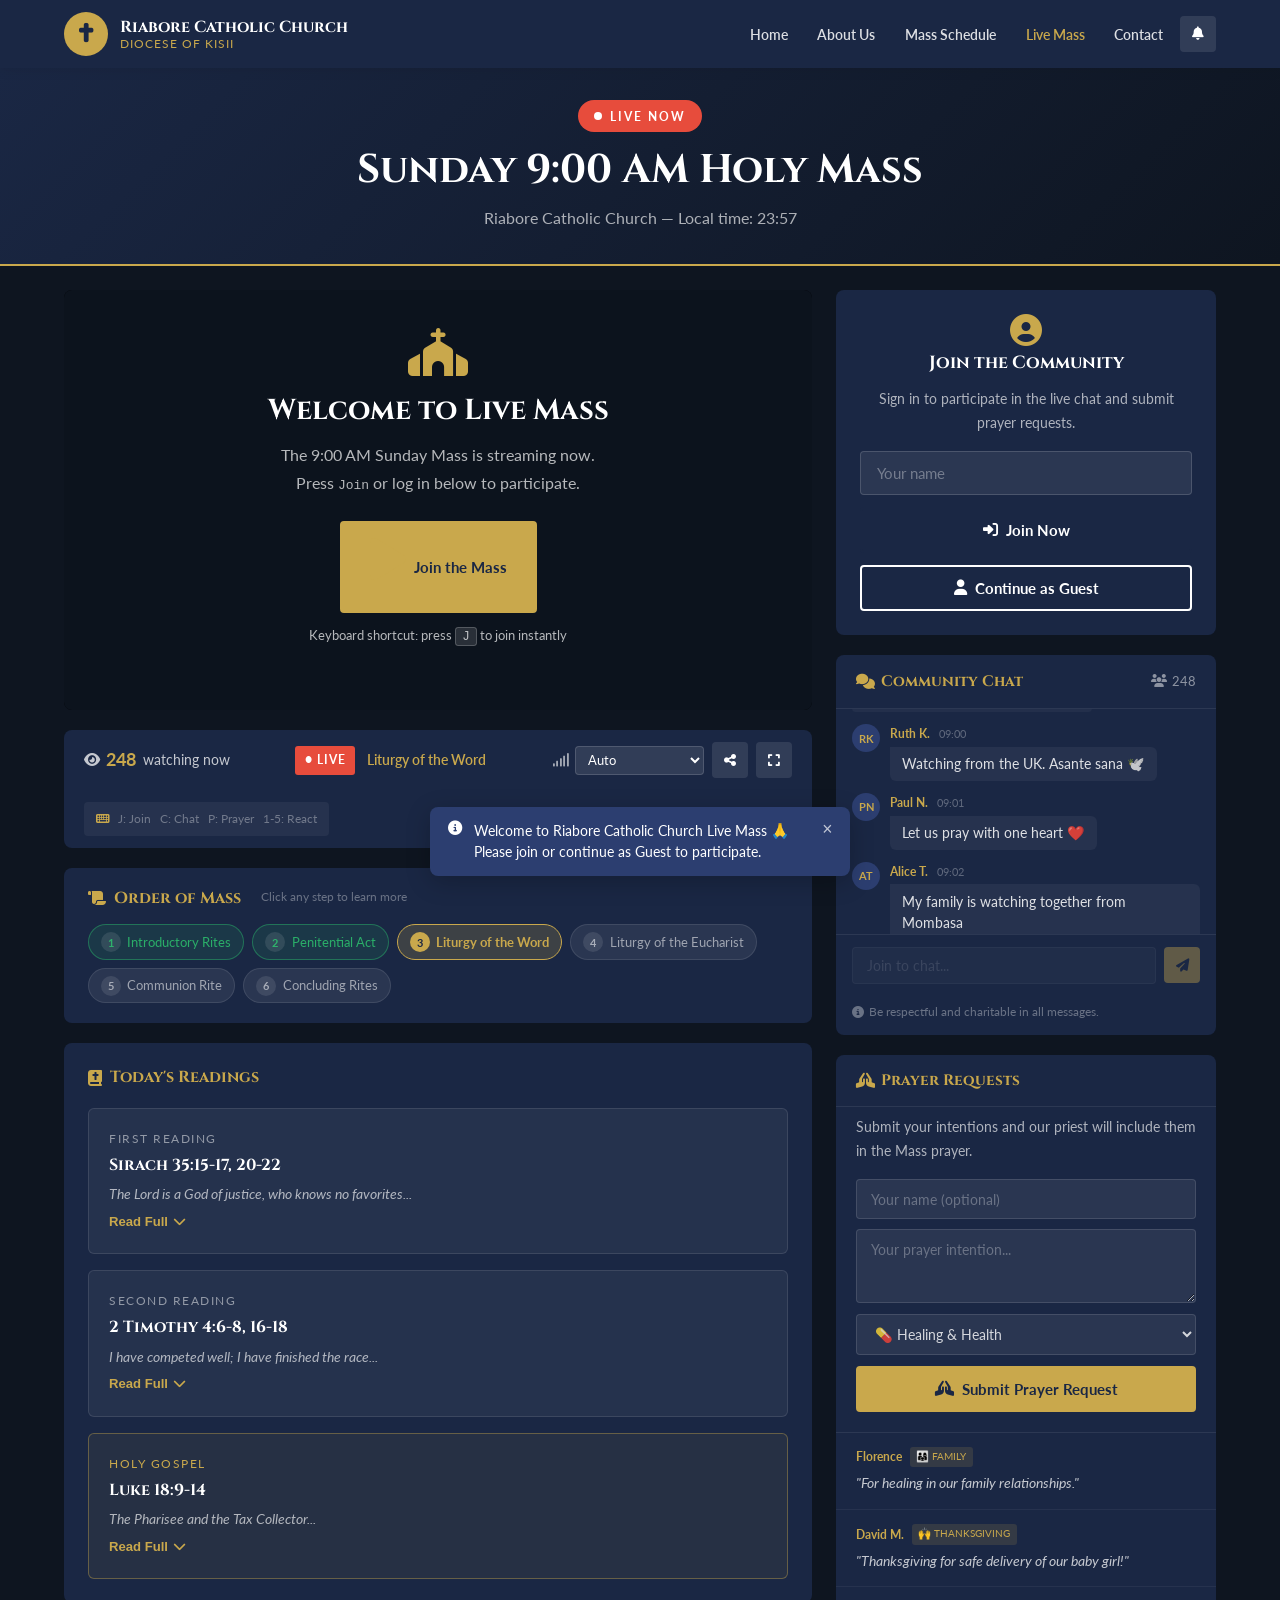
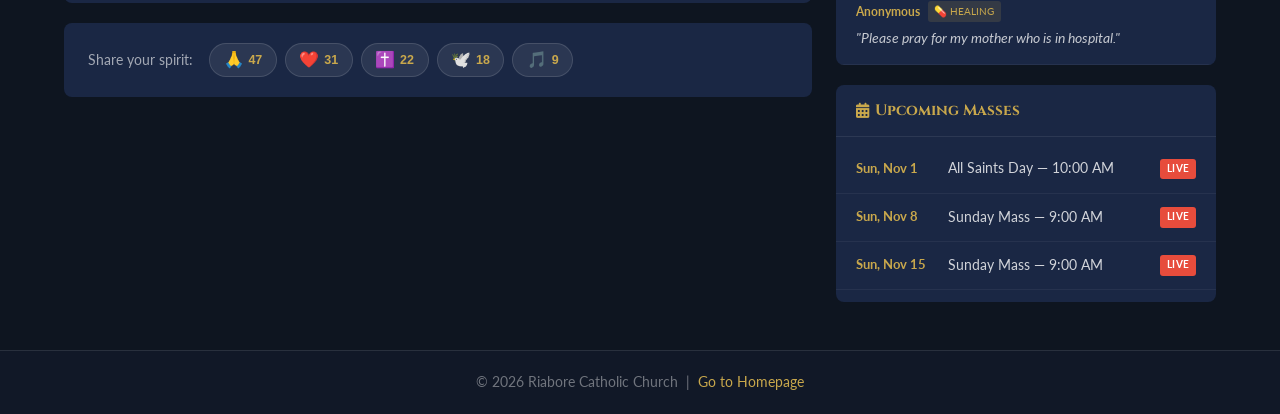
<file: live.html>
<!DOCTYPE html>
<html lang="en">
<head>
  <meta charset="UTF-8" />
  <meta name="viewport" content="width=device-width, initial-scale=1.0"/>
  <title>Live Mass — Riabore Catholic Church</title>
  <link rel="stylesheet" href="style.css" />
  <link href="https://fonts.googleapis.com/css2?family=Cinzel:wght@400;600;700&family=Lato:wght@300;400;700&display=swap" rel="stylesheet"/>
  <link rel="stylesheet" href="https://cdnjs.cloudflare.com/ajax/libs/font-awesome/6.5.0/css/all.min.css"/>
</head>
<body class="live-page">

  <!-- Navigation -->
  <nav class="navbar navbar-dark">
    <div class="container nav-inner">
      <div class="logo">
        <div class="logo-icon"><i class="fas fa-cross"></i></div>
        <div class="logo-text">
          <span class="church-name">Riabore Catholic Church</span>
          <span class="church-sub">Diocese of Kisii</span>
        </div>
      </div>
      <button class="hamburger" id="hamburger" aria-label="Toggle menu" aria-expanded="false">
        <span></span><span></span><span></span>
      </button>
      <ul class="nav-links" id="navLinks">
        <li><a href="index.html">Home</a></li>
        <li><a href="about.html">About Us</a></li>
        <li><a href="schedule.html">Mass Schedule</a></li>
        <li><a href="live.html" class="active">Live Mass</a></li>
        <li><a href="contact.html">Contact</a></li>
        <li>
          <!-- Notification bell with badge -->
          <button class="icon-btn notif-btn" id="notifBtn" title="Notifications" aria-label="Notifications">
            <i class="fas fa-bell"></i>
            <span class="notif-badge" id="notifBadge" style="display:none">0</span>
          </button>
        </li>
      </ul>
    </div>
  </nav>

  <!-- Live Hero Bar -->
  <div class="live-hero-bar">
    <div class="container live-hero-inner">
      <div class="live-indicator">
        <span class="live-dot"></span>
        <span class="live-label">LIVE NOW</span>
      </div>
      <h1 class="live-title">Sunday 9:00 AM Holy Mass</h1>
      <p class="live-sub">Riabore Catholic Church — Join us from wherever you are</p>
    </div>
  </div>

  <!-- Main Live Area -->
  <div class="live-layout container">

    <!-- Left: Video + Participation -->
    <div class="live-main">

      <!-- Video Player -->
      <div class="video-wrapper">
        <iframe
          id="liveStream"
          src="https://www.youtube.com/embed/live_stream?channel=UCXXXXXXXXyourChannelID&autoplay=1"
          title="Riabore Catholic Church Live Mass"
          frameborder="0"
          allow="accelerometer; autoplay; clipboard-write; encrypted-media; gyroscope; picture-in-picture; web-share"
          allowfullscreen>
        </iframe>
        <div class="video-overlay" id="videoOverlay">
          <div class="video-overlay-content">
            <i class="fas fa-church"></i>
            <h2>Welcome to Live Mass</h2>
            <p>The 9:00 AM Sunday Mass is streaming now.<br>Press <kbd>Join</kbd> or log in below to participate.</p>
            <button class="btn btn-gold" onclick="startStream()">
              <i class="fas fa-play"></i> Join the Mass
            </button>
            <p class="overlay-hint">Keyboard shortcut: press <kbd>J</kbd> to join instantly</p>
          </div>
        </div>
      </div>

      <!-- Viewer Info Bar -->
      <div class="viewer-bar">
        <div class="viewer-count">
          <i class="fas fa-eye"></i>
          <span id="viewerCount">248</span> watching now
        </div>
        <div class="mass-status">
          <span class="status-badge status-live">● LIVE</span>
          <span class="mass-part" id="massPart">Liturgy of the Word</span>
        </div>
        <div class="viewer-actions">
          <!-- Quality selector injected by live.js -->
          <button class="icon-btn" title="Share Mass" onclick="shareMass()" aria-label="Share">
            <i class="fas fa-share-alt"></i>
          </button>
          <button class="icon-btn" title="Fullscreen" onclick="goFullscreen()" aria-label="Fullscreen">
            <i class="fas fa-expand"></i>
          </button>
        </div>
      </div>

      <!-- Mass Order of Service (rendered by live.js) -->
      <div class="order-of-service">
        <h3><i class="fas fa-scroll"></i> Order of Mass
          <span class="order-tip">Click any step to learn more</span>
        </h3>
        <div class="order-steps">
          <!-- Injected by live.js renderMassStages() -->
        </div>
      </div>

      <!-- Today's Readings -->
      <div class="readings-section">
        <h3><i class="fas fa-bible"></i> Today's Readings</h3>
        <div class="readings-grid">
          <div class="reading-card">
            <span class="reading-label">First Reading</span>
            <h4>Sirach 35:15-17, 20-22</h4>
            <p class="reading-preview">The Lord is a God of justice, who knows no favorites...</p>
            <button class="btn-read" onclick="toggleReading('first')">Read Full <i class="fas fa-chevron-down"></i></button>
            <div class="reading-text" id="first" style="display:none">
              <p>The Lord is a God of justice, who knows no favorites. Though not unduly partial toward the weak, yet he hears the cry of the oppressed. The Lord is not deaf to the wail of the orphan, nor to the widow when she pours out her complaint. The one who serves God willingly is heard; his petition reaches the heavens. The prayer of the lowly pierces the clouds; it does not rest till it reaches its goal, nor will it withdraw till the Most High responds...</p>
            </div>
          </div>
          <div class="reading-card">
            <span class="reading-label">Second Reading</span>
            <h4>2 Timothy 4:6-8, 16-18</h4>
            <p class="reading-preview">I have competed well; I have finished the race...</p>
            <button class="btn-read" onclick="toggleReading('second')">Read Full <i class="fas fa-chevron-down"></i></button>
            <div class="reading-text" id="second" style="display:none">
              <p>I am already being poured out like a libation, and the time of my departure is at hand. I have competed well; I have finished the race; I have kept the faith. From now on the crown of righteousness awaits me, which the Lord, the just judge, will award to me on that day, and not only to me, but to all who have longed for his appearance...</p>
            </div>
          </div>
          <div class="reading-card gospel">
            <span class="reading-label gospel-label">Holy Gospel</span>
            <h4>Luke 18:9-14</h4>
            <p class="reading-preview">The Pharisee and the Tax Collector...</p>
            <button class="btn-read" onclick="toggleReading('gospel')">Read Full <i class="fas fa-chevron-down"></i></button>
            <div class="reading-text" id="gospel" style="display:none">
              <p>Jesus addressed this parable to those who were convinced of their own righteousness and despised everyone else. "Two people went up to the temple area to pray; one was a Pharisee and the other was a tax collector. The Pharisee took up his position and spoke this prayer to himself, 'O God, I thank you that I am not like the rest of humanity — greedy, dishonest, adulterous — or even like this tax collector. I fast twice a week, and I pay tithes on my whole income.' But the tax collector stood off at a distance and would not even raise his eyes to heaven but beat his breast and prayed, 'O God, be merciful to me a sinner.' I tell you, the latter went home justified, not the former; for whoever exalts himself will be humbled, and the one who humbles himself will be exalted."</p>
            </div>
          </div>
        </div>
      </div>

      <!-- Reactions Bar -->
      <div class="reactions-bar">
        <p>Share your spirit:</p>
        <div class="reaction-btns">
          <button class="reaction-btn" onclick="react('🙏')" title="Pray (press 1)" aria-label="Pray">
            <span>🙏</span><small id="count-pray">0</small>
          </button>
          <button class="reaction-btn" onclick="react('❤️')" title="Love (press 2)" aria-label="Love">
            <span>❤️</span><small id="count-heart">0</small>
          </button>
          <button class="reaction-btn" onclick="react('✝️')" title="Praise (press 3)" aria-label="Praise">
            <span>✝️</span><small id="count-cross">0</small>
          </button>
          <button class="reaction-btn" onclick="react('🕊️')" title="Peace (press 4)" aria-label="Peace">
            <span>🕊️</span><small id="count-dove">0</small>
          </button>
          <button class="reaction-btn" onclick="react('🎵')" title="Sing (press 5)" aria-label="Sing">
            <span>🎵</span><small id="count-music">0</small>
          </button>
        </div>
        <div id="reactionFeed" class="reaction-feed" aria-live="polite"></div>
      </div>
    </div>

    <!-- Right: Login + Chat + Prayer -->
    <div class="live-sidebar">

      <!-- Login / User Panel -->
      <div class="login-panel" id="loginPanel">
        <div class="panel-header">
          <i class="fas fa-user-circle"></i>
          <h3>Join the Community</h3>
        </div>
        <p>Sign in to participate in the live chat and submit prayer requests.</p>
        <div class="login-form">
          <input type="text" id="usernameInput" placeholder="Your name" maxlength="30"
                 aria-label="Your name" autocomplete="nickname"/>
          <button class="btn btn-primary full-width" onclick="joinCommunity()">
            <i class="fas fa-sign-in-alt"></i> Join Now
          </button>
          <button class="btn btn-outline full-width" onclick="joinAsGuest()">
            <i class="fas fa-user"></i> Continue as Guest
          </button>
        </div>
      </div>

      <!-- User Joined Panel (shown after login) -->
      <div class="user-panel" id="userPanel" style="display:none">
        <div class="user-panel-inner">
          <div class="user-avatar" id="userAvatar">J</div>
          <div>
            <strong id="userDisplayName">John</strong>
            <span class="user-status">
              <i class="fas fa-circle" style="color:#2ecc71;font-size:8px"></i> Online
            </span>
          </div>
          <button class="icon-btn" onclick="logout()" title="Leave community" aria-label="Leave">
            <i class="fas fa-sign-out-alt"></i>
          </button>
        </div>
      </div>

      <!-- Community Chat -->
      <div class="chat-panel" role="region" aria-label="Community Chat">
        <div class="panel-header-bar">
          <h3><i class="fas fa-comments"></i> Community Chat</h3>
          <span class="online-count" aria-live="polite">
            <i class="fas fa-users"></i> <span id="onlineUsers">248</span>
          </span>
        </div>
        <div class="chat-messages" id="chatMessages" aria-live="polite" aria-atomic="false"></div>
        <div class="chat-input-area">
          <input type="text" id="chatInput" placeholder="Join to chat..." maxlength="200"
                 disabled aria-label="Chat message" autocomplete="off"/>
          <button class="send-btn" id="sendBtn" onclick="sendMessage()" disabled aria-label="Send message">
            <i class="fas fa-paper-plane"></i>
          </button>
        </div>
        <p class="chat-note"><i class="fas fa-info-circle"></i> Be respectful and charitable in all messages.</p>
      </div>

      <!-- Prayer Request Panel -->
      <div class="prayer-panel" id="prayer" role="region" aria-label="Prayer Requests">
        <div class="panel-header-bar">
          <h3><i class="fas fa-hands-praying"></i> Prayer Requests</h3>
        </div>
        <p class="prayer-intro">Submit your intentions and our priest will include them in the Mass prayer.</p>
        <div class="prayer-form">
          <input type="text" id="prayerName" placeholder="Your name (optional)" aria-label="Your name"/>
          <textarea id="prayerText" placeholder="Your prayer intention..." rows="3"
                    maxlength="300" aria-label="Prayer intention"></textarea>
          <select id="prayerType" aria-label="Prayer category">
            <option value="healing">💊 Healing &amp; Health</option>
            <option value="family">👨‍👩‍👧 Family &amp; Relationships</option>
            <option value="work">💼 Work &amp; Finances</option>
            <option value="thanksgiving">🙌 Thanksgiving</option>
            <option value="deceased">🕊️ For the Deceased</option>
            <option value="general">✝️ General Intention</option>
          </select>
          <button class="btn btn-gold full-width" onclick="submitPrayer()">
            <i class="fas fa-hands-praying"></i> Submit Prayer Request
          </button>
        </div>
        <div class="prayer-list" id="prayerList" aria-live="polite"></div>
      </div>

      <!-- Upcoming Masses -->
      <div class="upcoming-panel">
        <div class="panel-header-bar">
          <h3><i class="fas fa-calendar-alt"></i> Upcoming Masses</h3>
        </div>
        <ul class="upcoming-list">
          <li>
            <span class="up-date">Sun, Nov 1</span>
            <span class="up-name">All Saints Day — 10:00 AM</span>
            <span class="tag-live">LIVE</span>
          </li>
          <li>
            <span class="up-date">Sun, Nov 8</span>
            <span class="up-name">Sunday Mass — 9:00 AM</span>
            <span class="tag-live">LIVE</span>
          </li>
          <li>
            <span class="up-date">Sun, Nov 15</span>
            <span class="up-name">Sunday Mass — 9:00 AM</span>
            <span class="tag-live">LIVE</span>
          </li>
        </ul>
      </div>

    </div>
  </div>

  <!-- Footer -->
  <footer class="footer footer-dark">
    <div class="footer-bottom">
      <p>&copy; 2026 Riabore Catholic Church &nbsp;|&nbsp; <a href="index.html">Go to Homepage</a></p>
    </div>
  </footer>

  <!-- live.js must load before app.js on this page -->
  <script src="live.js"></script>
  <script src="app.js"></script>
</body>
</html>
</file>
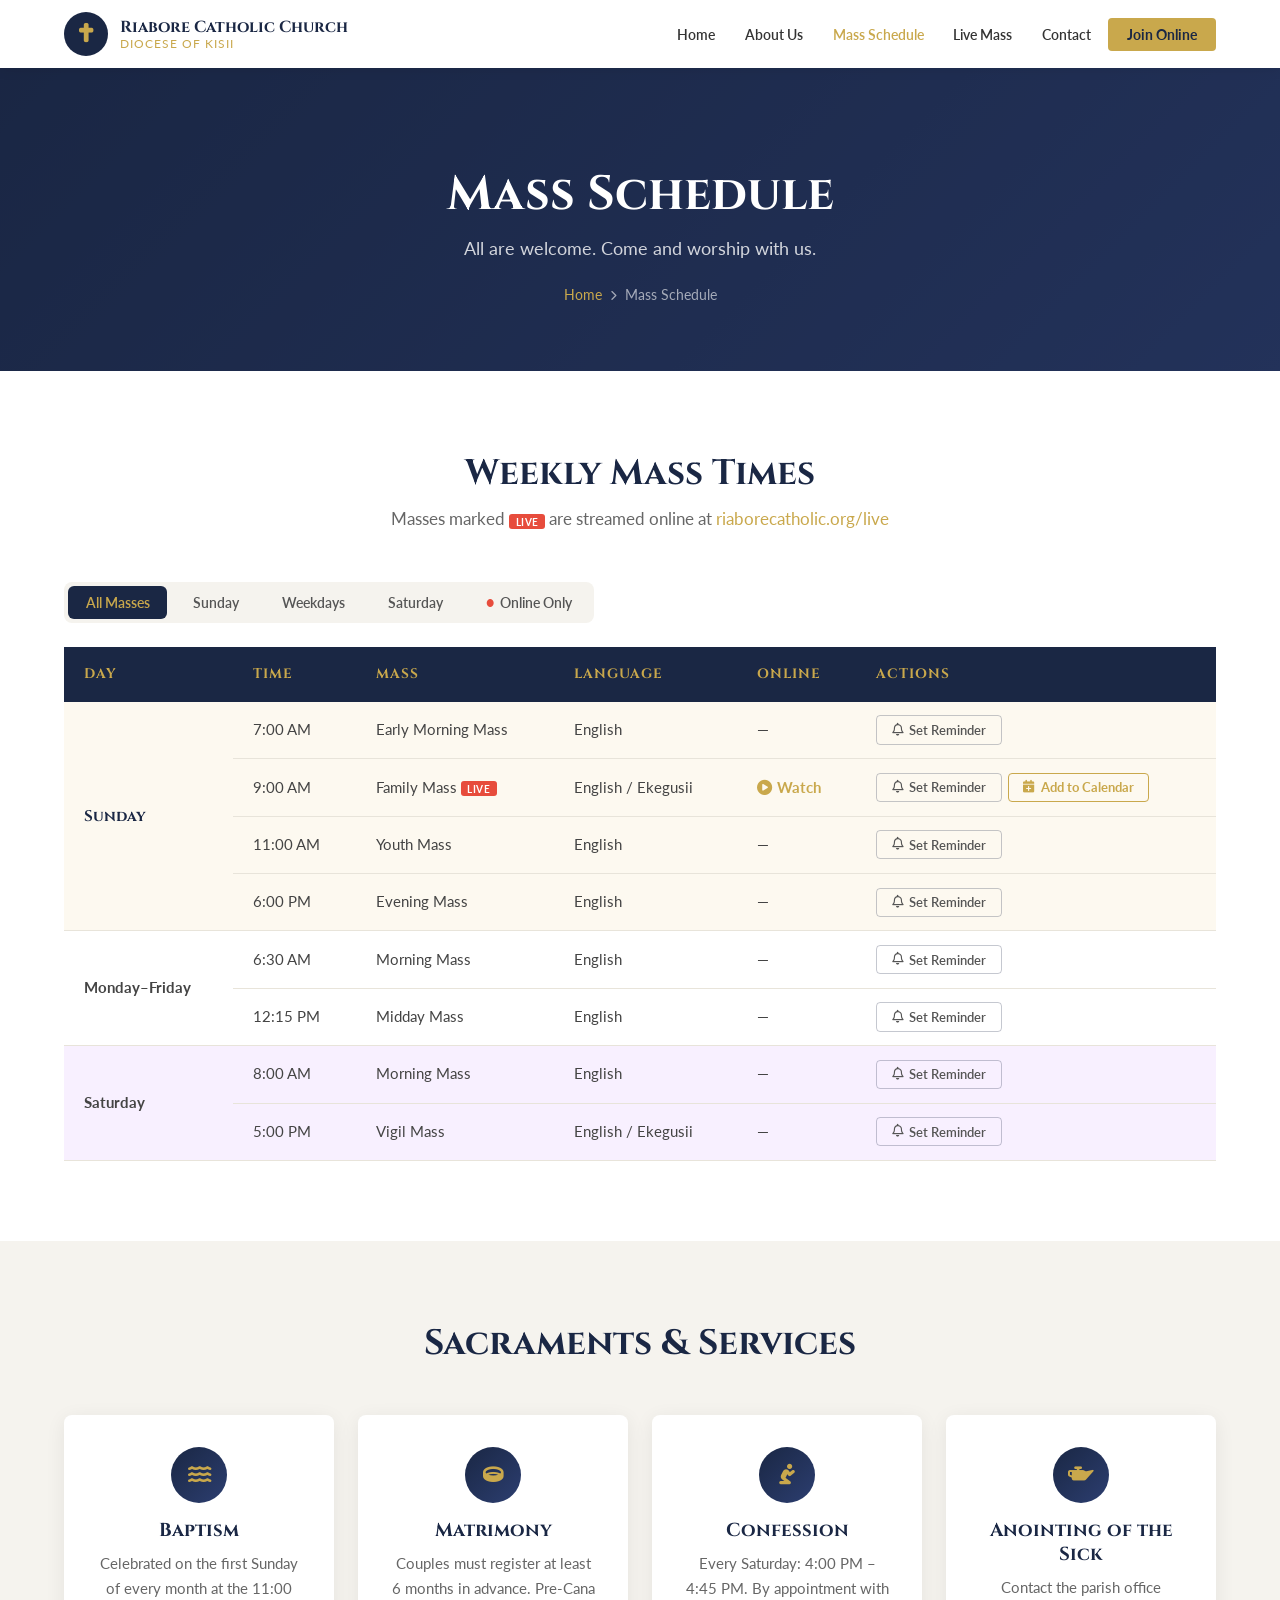
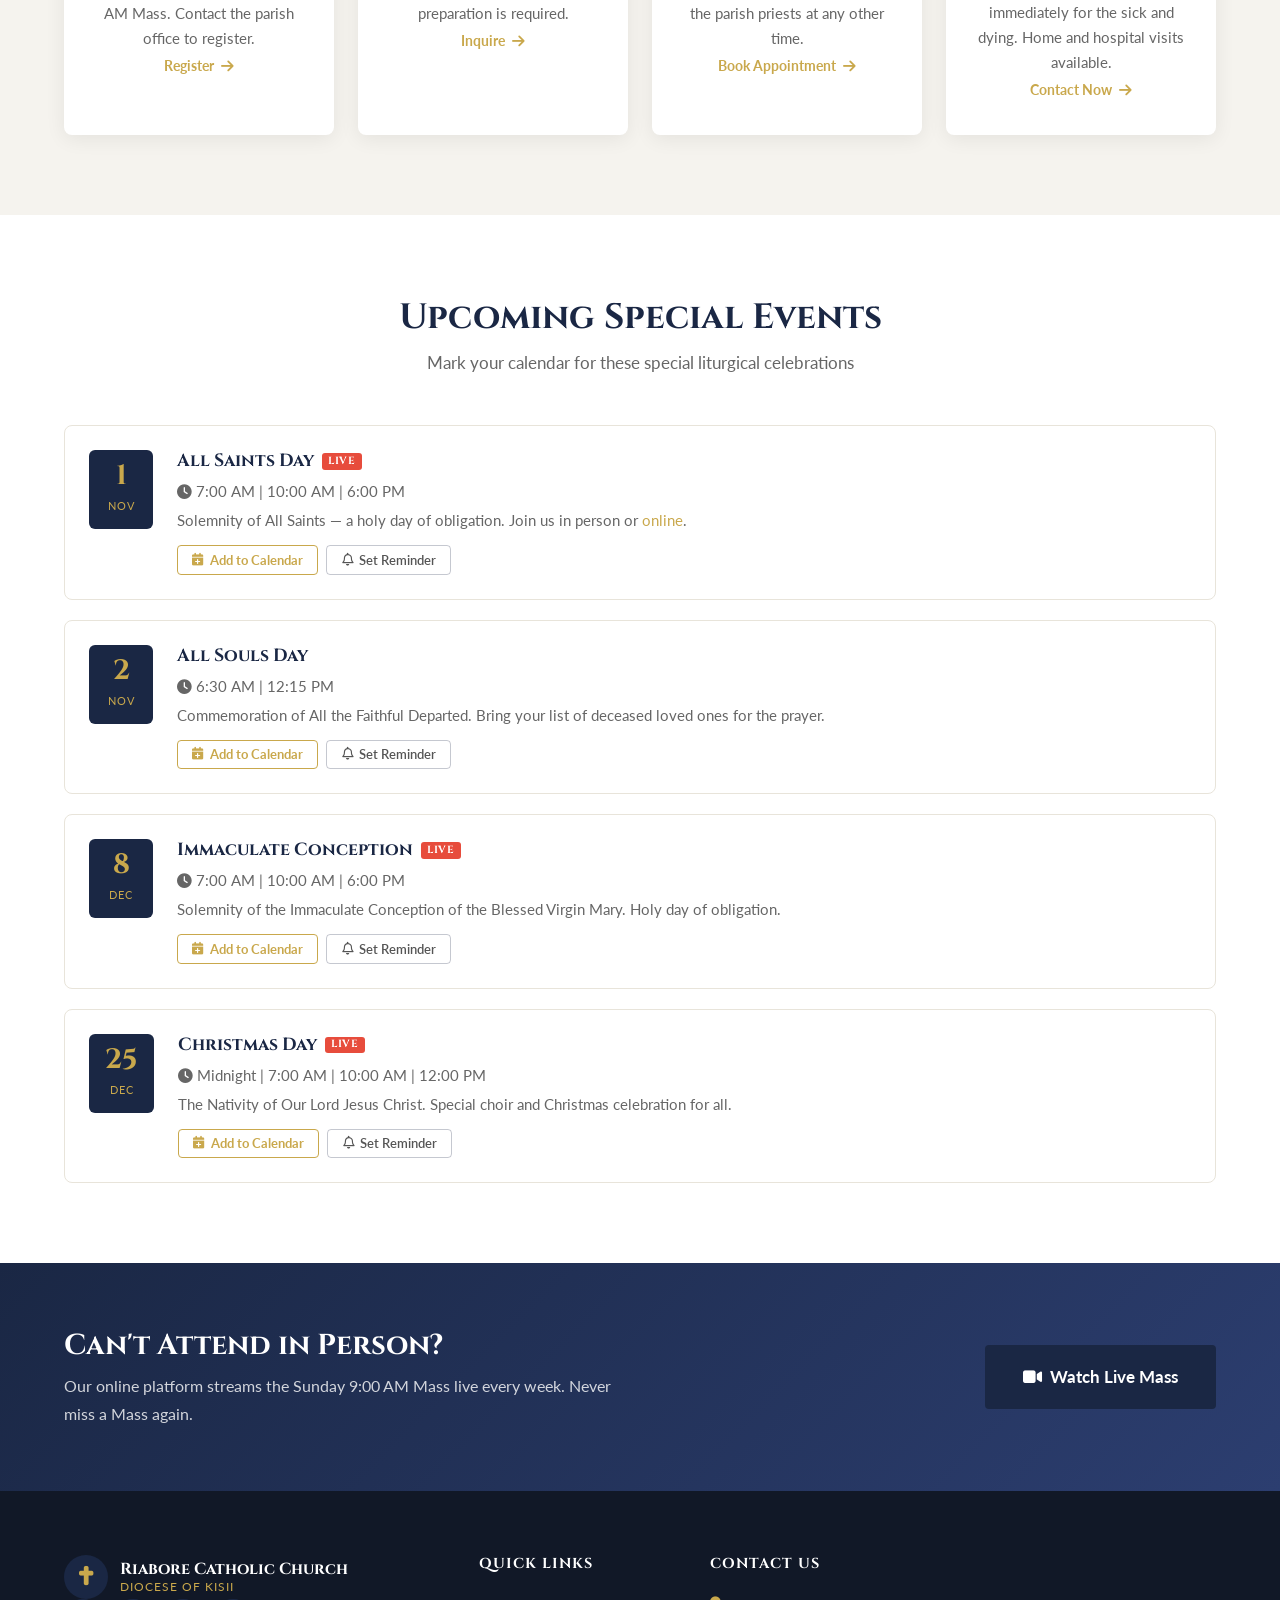
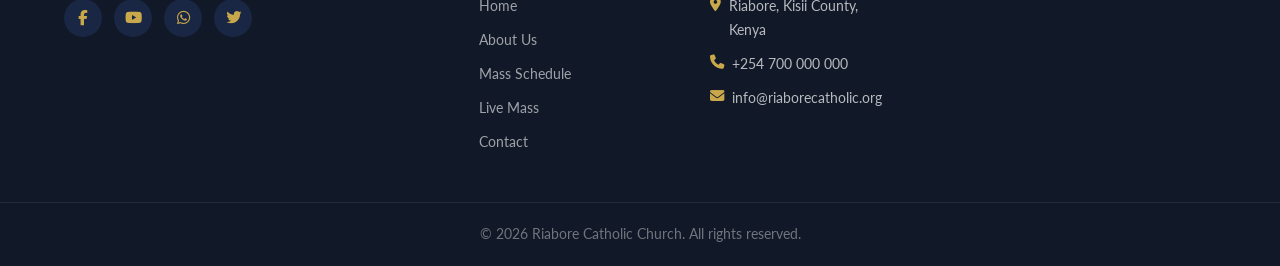
<file: schedule.html>
<!DOCTYPE html>
<html lang="en">
<head>
  <meta charset="UTF-8" />
  <meta name="viewport" content="width=device-width, initial-scale=1.0"/>
  <title>Mass Schedule — Riabore Catholic Church</title>
  <link rel="stylesheet" href="style.css" />
  <link href="https://fonts.googleapis.com/css2?family=Cinzel:wght@400;600;700&family=Lato:wght@300;400;700&display=swap" rel="stylesheet"/>
  <link rel="stylesheet" href="https://cdnjs.cloudflare.com/ajax/libs/font-awesome/6.5.0/css/all.min.css"/>
</head>
<body>

  <!-- Navigation -->
  <nav class="navbar">
    <div class="container nav-inner">
      <div class="logo">
        <div class="logo-icon"><i class="fas fa-cross"></i></div>
        <div class="logo-text">
          <span class="church-name">Riabore Catholic Church</span>
          <span class="church-sub">Diocese of Kisii</span>
        </div>
      </div>
      <button class="hamburger" id="hamburger" aria-label="Toggle menu" aria-expanded="false">
        <span></span><span></span><span></span>
      </button>
      <ul class="nav-links" id="navLinks">
        <li><a href="index.html">Home</a></li>
        <li><a href="about.html">About Us</a></li>
        <li><a href="schedule.html" class="active">Mass Schedule</a></li>
        <li><a href="live.html">Live Mass</a></li>
        <li><a href="contact.html">Contact</a></li>
        <li><a href="live.html" class="btn-join">Join Online</a></li>
      </ul>
    </div>
  </nav>

  <!-- Page Header -->
  <div class="page-header">
    <div class="page-header-overlay"></div>
    <div class="container">
      <h1>Mass Schedule</h1>
      <p>All are welcome. Come and worship with us.</p>
      <nav class="breadcrumb" aria-label="Breadcrumb">
        <a href="index.html">Home</a> <i class="fas fa-chevron-right"></i> <span>Mass Schedule</span>
      </nav>
    </div>
  </div>

  <!-- Weekly Schedule -->
  <section class="section-pad">
    <div class="container">
      <div class="section-header">
        <h2>Weekly Mass Times</h2>
        <p>Masses marked <span class="tag-live">LIVE</span> are streamed online at <a href="live.html" style="color:#c9a84c">riaborecatholic.org/live</a></p>
      </div>

      <!-- Filter Tabs -->
      <div class="tab-bar" id="scheduleTabs" role="tablist" aria-label="Filter schedule">
        <button class="tab-btn tab-active" data-filter="all" role="tab" aria-selected="true">All Masses</button>
        <button class="tab-btn" data-filter="sunday"   role="tab" aria-selected="false">Sunday</button>
        <button class="tab-btn" data-filter="weekday"  role="tab" aria-selected="false">Weekdays</button>
        <button class="tab-btn" data-filter="saturday" role="tab" aria-selected="false">Saturday</button>
        <button class="tab-btn" data-filter="live"     role="tab" aria-selected="false">
          <span class="pulse-red">●</span> Online Only
        </button>
      </div>

      <div class="schedule-table-wrap">
        <table class="schedule-table">
          <thead>
            <tr>
              <th>Day</th>
              <th>Time</th>
              <th>Mass</th>
              <th>Language</th>
              <th>Online</th>
              <th>Actions</th>
            </tr>
          </thead>
          <tbody>
            <tr class="sunday-row">
              <td rowspan="4" class="day-cell"><strong>Sunday</strong></td>
              <td>7:00 AM</td>
              <td>Early Morning Mass</td>
              <td>English</td>
              <td>—</td>
              <td>
                <button class="reminder-toggle" data-mass="Sunday 7:00 AM Mass" title="Set reminder">
                  <i class="far fa-bell"></i> Set Reminder
                </button>
              </td>
            </tr>
            <tr class="sunday-row">
              <td>9:00 AM</td>
              <td>Family Mass <span class="tag-live">LIVE</span></td>
              <td>English / Ekegusii</td>
              <td><a href="live.html" class="watch-link"><i class="fas fa-play-circle"></i> Watch</a></td>
              <td class="action-cell">
                <button class="reminder-toggle" data-mass="Sunday 9:00 AM Live Mass" title="Set reminder">
                  <i class="far fa-bell"></i> Set Reminder
                </button>
                <button class="add-to-cal btn-cal" title="Add to Google Calendar"
                  data-title="Riabore Catholic Church — Sunday Family Mass"
                  data-details="Join live at riaborecatholic.org/live.html"
                  data-location="Riabore, Kisii County, Kenya"
                  data-start="20261101T090000" data-end="20261101T100000">
                  <i class="fas fa-calendar-plus"></i> Add to Calendar
                </button>
              </td>
            </tr>
            <tr class="sunday-row">
              <td>11:00 AM</td>
              <td>Youth Mass</td>
              <td>English</td>
              <td>—</td>
              <td>
                <button class="reminder-toggle" data-mass="Sunday 11:00 AM Youth Mass" title="Set reminder">
                  <i class="far fa-bell"></i> Set Reminder
                </button>
              </td>
            </tr>
            <tr class="sunday-row">
              <td>6:00 PM</td>
              <td>Evening Mass</td>
              <td>English</td>
              <td>—</td>
              <td>
                <button class="reminder-toggle" data-mass="Sunday 6:00 PM Evening Mass">
                  <i class="far fa-bell"></i> Set Reminder
                </button>
              </td>
            </tr>
            <tr>
              <td rowspan="2"><strong>Monday–Friday</strong></td>
              <td>6:30 AM</td>
              <td>Morning Mass</td>
              <td>English</td>
              <td>—</td>
              <td>
                <button class="reminder-toggle" data-mass="Weekday 6:30 AM Morning Mass">
                  <i class="far fa-bell"></i> Set Reminder
                </button>
              </td>
            </tr>
            <tr>
              <td>12:15 PM</td>
              <td>Midday Mass</td>
              <td>English</td>
              <td>—</td>
              <td>
                <button class="reminder-toggle" data-mass="Weekday 12:15 PM Midday Mass">
                  <i class="far fa-bell"></i> Set Reminder
                </button>
              </td>
            </tr>
            <tr class="saturday-row">
              <td rowspan="2"><strong>Saturday</strong></td>
              <td>8:00 AM</td>
              <td>Morning Mass</td>
              <td>English</td>
              <td>—</td>
              <td>
                <button class="reminder-toggle" data-mass="Saturday 8:00 AM Morning Mass">
                  <i class="far fa-bell"></i> Set Reminder
                </button>
              </td>
            </tr>
            <tr class="saturday-row">
              <td>5:00 PM</td>
              <td>Vigil Mass</td>
              <td>English / Ekegusii</td>
              <td>—</td>
              <td>
                <button class="reminder-toggle" data-mass="Saturday 5:00 PM Vigil Mass">
                  <i class="far fa-bell"></i> Set Reminder
                </button>
              </td>
            </tr>
          </tbody>
        </table>
      </div>
    </div>
  </section>

  <!-- Sacraments Schedule -->
  <section class="section-pad bg-light">
    <div class="container">
      <div class="section-header">
        <h2>Sacraments &amp; Services</h2>
      </div>
      <div class="sacraments-grid">
        <div class="sacrament-card">
          <div class="sac-icon"><i class="fas fa-water"></i></div>
          <h3>Baptism</h3>
          <p>Celebrated on the first Sunday of every month at the 11:00 AM Mass. Contact the parish office to register.</p>
          <a href="contact.html" class="card-link">Register <i class="fas fa-arrow-right"></i></a>
        </div>
        <div class="sacrament-card">
          <div class="sac-icon"><i class="fas fa-ring"></i></div>
          <h3>Matrimony</h3>
          <p>Couples must register at least 6 months in advance. Pre-Cana preparation is required.</p>
          <a href="contact.html" class="card-link">Inquire <i class="fas fa-arrow-right"></i></a>
        </div>
        <div class="sacrament-card">
          <div class="sac-icon"><i class="fas fa-pray"></i></div>
          <h3>Confession</h3>
          <p>Every Saturday: 4:00 PM – 4:45 PM. By appointment with the parish priests at any other time.</p>
          <a href="contact.html" class="card-link">Book Appointment <i class="fas fa-arrow-right"></i></a>
        </div>
        <div class="sacrament-card">
          <div class="sac-icon"><i class="fas fa-oil-can"></i></div>
          <h3>Anointing of the Sick</h3>
          <p>Contact the parish office immediately for the sick and dying. Home and hospital visits available.</p>
          <a href="contact.html" class="card-link">Contact Now <i class="fas fa-arrow-right"></i></a>
        </div>
      </div>
    </div>
  </section>

  <!-- Special Events Calendar -->
  <section class="section-pad">
    <div class="container">
      <div class="section-header">
        <h2>Upcoming Special Events</h2>
        <p>Mark your calendar for these special liturgical celebrations</p>
      </div>
      <div class="events-list">
        <div class="event-item">
          <div class="event-date-box"><span class="event-day">1</span><span class="event-month">NOV</span></div>
          <div class="event-info">
            <h3>All Saints Day <span class="tag-live">LIVE</span></h3>
            <p><i class="fas fa-clock"></i> 7:00 AM | 10:00 AM | 6:00 PM</p>
            <p>Solemnity of All Saints — a holy day of obligation. Join us in person or <a href="live.html">online</a>.</p>
            <div class="event-actions">
              <button class="add-to-cal btn-cal"
                data-title="All Saints Day Mass — Riabore Catholic Church"
                data-details="Holy Day of Obligation. Join live at riaborecatholic.org/live.html"
                data-location="Riabore, Kisii County, Kenya"
                data-start="20261101T070000" data-end="20261101T080000">
                <i class="fas fa-calendar-plus"></i> Add to Calendar
              </button>
              <button class="reminder-toggle" data-mass="All Saints Day Mass — Nov 1">
                <i class="far fa-bell"></i> Set Reminder
              </button>
            </div>
          </div>
        </div>
        <div class="event-item">
          <div class="event-date-box"><span class="event-day">2</span><span class="event-month">NOV</span></div>
          <div class="event-info">
            <h3>All Souls Day</h3>
            <p><i class="fas fa-clock"></i> 6:30 AM | 12:15 PM</p>
            <p>Commemoration of All the Faithful Departed. Bring your list of deceased loved ones for the prayer.</p>
            <div class="event-actions">
              <button class="add-to-cal btn-cal"
                data-title="All Souls Day Mass — Riabore Catholic Church"
                data-details="Commemoration of All the Faithful Departed"
                data-location="Riabore, Kisii County, Kenya"
                data-start="20261102T063000" data-end="20261102T073000">
                <i class="fas fa-calendar-plus"></i> Add to Calendar
              </button>
              <button class="reminder-toggle" data-mass="All Souls Day Mass — Nov 2">
                <i class="far fa-bell"></i> Set Reminder
              </button>
            </div>
          </div>
        </div>
        <div class="event-item">
          <div class="event-date-box"><span class="event-day">8</span><span class="event-month">DEC</span></div>
          <div class="event-info">
            <h3>Immaculate Conception <span class="tag-live">LIVE</span></h3>
            <p><i class="fas fa-clock"></i> 7:00 AM | 10:00 AM | 6:00 PM</p>
            <p>Solemnity of the Immaculate Conception of the Blessed Virgin Mary. Holy day of obligation.</p>
            <div class="event-actions">
              <button class="add-to-cal btn-cal"
                data-title="Immaculate Conception Mass — Riabore Catholic Church"
                data-details="Solemnity of the Immaculate Conception. Join live at riaborecatholic.org/live.html"
                data-location="Riabore, Kisii County, Kenya"
                data-start="20261208T070000" data-end="20261208T080000">
                <i class="fas fa-calendar-plus"></i> Add to Calendar
              </button>
              <button class="reminder-toggle" data-mass="Immaculate Conception Mass — Dec 8">
                <i class="far fa-bell"></i> Set Reminder
              </button>
            </div>
          </div>
        </div>
        <div class="event-item">
          <div class="event-date-box"><span class="event-day">25</span><span class="event-month">DEC</span></div>
          <div class="event-info">
            <h3>Christmas Day <span class="tag-live">LIVE</span></h3>
            <p><i class="fas fa-clock"></i> Midnight | 7:00 AM | 10:00 AM | 12:00 PM</p>
            <p>The Nativity of Our Lord Jesus Christ. Special choir and Christmas celebration for all.</p>
            <div class="event-actions">
              <button class="add-to-cal btn-cal"
                data-title="Christmas Day Mass — Riabore Catholic Church"
                data-details="The Nativity of Our Lord. Join live at riaborecatholic.org/live.html"
                data-location="Riabore, Kisii County, Kenya"
                data-start="20261225T070000" data-end="20261225T080000">
                <i class="fas fa-calendar-plus"></i> Add to Calendar
              </button>
              <button class="reminder-toggle" data-mass="Christmas Day Mass — Dec 25">
                <i class="far fa-bell"></i> Set Reminder
              </button>
            </div>
          </div>
        </div>
      </div>
    </div>
  </section>

  <!-- CTA -->
  <section class="cta-section">
    <div class="container cta-inner">
      <div class="cta-text">
        <h2>Can't Attend in Person?</h2>
        <p>Our online platform streams the Sunday 9:00 AM Mass live every week. Never miss a Mass again.</p>
      </div>
      <a href="live.html" class="btn btn-primary btn-lg"><i class="fas fa-video"></i> Watch Live Mass</a>
    </div>
  </section>

  <!-- Footer -->
  <footer class="footer">
    <div class="container footer-grid">
      <div class="footer-col">
        <div class="logo">
          <div class="logo-icon"><i class="fas fa-cross"></i></div>
          <div class="logo-text">
            <span class="church-name">Riabore Catholic Church</span>
            <span class="church-sub">Diocese of Kisii</span>
          </div>
        </div>
        <div class="social-links">
          <a href="#" title="Facebook"><i class="fab fa-facebook-f"></i></a>
          <a href="#" title="YouTube"><i class="fab fa-youtube"></i></a>
          <a href="#" title="WhatsApp"><i class="fab fa-whatsapp"></i></a>
          <a href="#" title="Twitter"><i class="fab fa-twitter"></i></a>
        </div>
      </div>
      <div class="footer-col">
        <h4>Quick Links</h4>
        <ul>
          <li><a href="index.html">Home</a></li>
          <li><a href="about.html">About Us</a></li>
          <li><a href="schedule.html">Mass Schedule</a></li>
          <li><a href="live.html">Live Mass</a></li>
          <li><a href="contact.html">Contact</a></li>
        </ul>
      </div>
      <div class="footer-col">
        <h4>Contact Us</h4>
        <ul>
          <li><i class="fas fa-map-marker-alt"></i> Riabore, Kisii County, Kenya</li>
          <li><i class="fas fa-phone"></i> +254 700 000 000</li>
          <li><i class="fas fa-envelope"></i> info@riaborecatholic.org</li>
        </ul>
      </div>
    </div>
    <div class="footer-bottom">
      <p>&copy; 2026 Riabore Catholic Church. All rights reserved.</p>
    </div>
  </footer>

  <script src="app.js"></script>
</body>
</html>
</file>
<file: style.css>
/* ===================================================
   RIABORE CATHOLIC CHURCH — MAIN STYLESHEET
   Color Palette:
   --navy:  #1a2744
   --gold:  #c9a84c
   --white: #ffffff
   --light: #f5f3ee
   --text:  #333333
=================================================== */

/* --- Reset & Base --- */
*, *::before, *::after { box-sizing: border-box; margin: 0; padding: 0; }

html { scroll-behavior: smooth; }

body {
  font-family: 'Lato', sans-serif;
  color: #333;
  background: #fff;
  line-height: 1.7;
}

h1, h2, h3, h4 {
  font-family: 'Cinzel', serif;
  line-height: 1.3;
}

a { text-decoration: none; color: inherit; }

img { max-width: 100%; }

ul { list-style: none; }

.container {
  max-width: 1200px;
  margin: 0 auto;
  padding: 0 1.5rem;
}

.section-pad { padding: 5rem 0; }
.bg-light { background: #f5f3ee; }
.bg-navy { background: #1a2744; }

/* --- Section Headers --- */
.section-header {
  text-align: center;
  margin-bottom: 3rem;
}
.section-header h2 {
  font-size: 2.2rem;
  color: #1a2744;
  margin-bottom: 0.5rem;
}
.section-header p {
  color: #666;
  font-size: 1.05rem;
}
.section-header.white h2 { color: #fff; }
.section-header.white p  { color: rgba(255,255,255,0.75); }

.section-label {
  text-transform: uppercase;
  letter-spacing: 3px;
  font-size: 0.8rem;
  color: #c9a84c;
  font-weight: 700;
  margin-bottom: 0.5rem;
}

/* --- Buttons --- */
.btn {
  display: inline-flex;
  align-items: center;
  gap: 0.5rem;
  padding: 0.75rem 1.75rem;
  border-radius: 4px;
  font-family: 'Lato', sans-serif;
  font-weight: 700;
  font-size: 0.95rem;
  cursor: pointer;
  border: 2px solid transparent;
  transition: all 0.25s;
}
.btn-primary {
  background: #1a2744;
  color: #fff;
  border-color: #1a2744;
}
.btn-primary:hover { background: #c9a84c; border-color: #c9a84c; }
.btn-gold {
  background: #c9a84c;
  color: #1a2744;
  border-color: #c9a84c;
  font-weight: 700;
}
.btn-gold:hover { background: #b8943a; border-color: #b8943a; }
.btn-outline {
  background: transparent;
  color: #fff;
  border-color: #fff;
}
.btn-outline:hover { background: #fff; color: #1a2744; }
.btn-lg { padding: 1rem 2.25rem; font-size: 1.05rem; }
.full-width { width: 100%; justify-content: center; }

/* --- Top Bar --- */
.top-bar {
  background: #1a2744;
  color: rgba(255,255,255,0.85);
  font-size: 0.85rem;
  padding: 0.5rem 0;
}
.top-bar .container {
  display: flex;
  align-items: center;
  justify-content: space-between;
  gap: 1rem;
  flex-wrap: wrap;
}
.top-bar span { display: flex; align-items: center; gap: 0.4rem; }
.live-badge {
  background: #c9a84c;
  color: #1a2744;
  padding: 0.2rem 0.75rem;
  border-radius: 20px;
  font-weight: 700;
  font-size: 0.8rem;
  display: flex;
  align-items: center;
  gap: 0.4rem;
}
.pulse-red { color: #e74c3c; animation: pulse 1.2s infinite; }
@keyframes pulse { 0%, 100% { opacity: 1; } 50% { opacity: 0.3; } }

/* --- Navbar --- */
.navbar {
  background: #fff;
  box-shadow: 0 2px 12px rgba(0,0,0,0.08);
  position: sticky;
  top: 0;
  z-index: 1000;
  padding: 0.75rem 0;
}
.navbar.navbar-dark {
  background: #1a2744;
}
.nav-inner {
  display: flex;
  align-items: center;
  justify-content: space-between;
  gap: 1rem;
}
.logo {
  display: flex;
  align-items: center;
  gap: 0.75rem;
}
.logo-icon {
  width: 44px;
  height: 44px;
  background: #1a2744;
  color: #c9a84c;
  border-radius: 50%;
  display: flex;
  align-items: center;
  justify-content: center;
  font-size: 1.2rem;
  flex-shrink: 0;
}
.navbar-dark .logo-icon { background: #c9a84c; color: #1a2744; }
.logo-text { display: flex; flex-direction: column; line-height: 1.2; }
.church-name {
  font-family: 'Cinzel', serif;
  font-weight: 700;
  font-size: 1rem;
  color: #1a2744;
}
.navbar-dark .church-name { color: #fff; }
.church-sub { font-size: 0.72rem; color: #c9a84c; text-transform: uppercase; letter-spacing: 1px; }

.nav-links {
  display: flex;
  align-items: center;
  gap: 0.25rem;
  list-style: none;
}
.nav-links a {
  padding: 0.5rem 0.8rem;
  border-radius: 4px;
  font-weight: 600;
  font-size: 0.9rem;
  color: #333;
  transition: color 0.2s;
}
.navbar-dark .nav-links a { color: rgba(255,255,255,0.85); }
.nav-links a:hover, .nav-links a.active { color: #c9a84c; }
.btn-join {
  background: #c9a84c !important;
  color: #1a2744 !important;
  padding: 0.5rem 1.2rem !important;
  border-radius: 4px;
  font-weight: 700 !important;
}
.btn-join:hover { background: #b8943a !important; }

/* Hamburger */
.hamburger {
  display: none;
  flex-direction: column;
  gap: 5px;
  background: none;
  border: none;
  cursor: pointer;
  padding: 4px;
}
.hamburger span {
  display: block;
  width: 24px;
  height: 2px;
  background: #333;
  transition: all 0.3s;
  border-radius: 2px;
}
.navbar-dark .hamburger span { background: #fff; }

/* --- Hero --- */
.hero {
  position: relative;
  min-height: 90vh;
  display: flex;
  align-items: center;
  justify-content: center;
  text-align: center;
  background: linear-gradient(135deg, #1a2744 0%, #2c3e70 50%, #1a2744 100%);
  overflow: hidden;
}
.hero::before {
  content: '';
  position: absolute;
  inset: 0;
  background: url("data:image/svg+xml,%3Csvg xmlns='http://www.w3.org/2000/svg' width='80' height='80'%3E%3Ccircle cx='40' cy='40' r='1' fill='rgba(201,168,76,0.15)'/%3E%3C/svg%3E");
}
.hero-overlay {
  position: absolute;
  inset: 0;
  background: rgba(26, 39, 68, 0.6);
}
.hero-content {
  position: relative;
  z-index: 2;
  padding: 2rem;
  max-width: 800px;
}
.hero-sub {
  text-transform: uppercase;
  letter-spacing: 4px;
  font-size: 0.9rem;
  color: #c9a84c;
  margin-bottom: 1rem;
}
.hero h1 {
  font-size: clamp(2rem, 6vw, 4rem);
  color: #fff;
  margin-bottom: 1.25rem;
}
.hero-verse {
  font-size: 1.1rem;
  color: rgba(255,255,255,0.8);
  font-style: italic;
  margin-bottom: 2rem;
  max-width: 600px;
  margin-left: auto;
  margin-right: auto;
}
.hero-buttons { display: flex; gap: 1rem; justify-content: center; flex-wrap: wrap; }
.hero-scroll {
  position: absolute;
  bottom: 2rem;
  left: 50%;
  transform: translateX(-50%);
  color: rgba(255,255,255,0.5);
  animation: bounce 2s infinite;
  font-size: 1.2rem;
}
@keyframes bounce { 0%,100% { transform: translateX(-50%) translateY(0); } 50% { transform: translateX(-50%) translateY(8px); } }

/* --- Live Banner --- */
.live-banner {
  background: linear-gradient(135deg, #c9a84c, #e8c96e);
  padding: 1.5rem 0;
}
.live-banner-inner {
  display: flex;
  align-items: center;
  gap: 1.5rem;
  flex-wrap: wrap;
}
.live-icon {
  font-size: 2.5rem;
  color: #1a2744;
  flex-shrink: 0;
}
.live-text { flex: 1; }
.live-text h3 { color: #1a2744; font-size: 1.3rem; margin-bottom: 0.25rem; }
.live-text p { color: rgba(26,39,68,0.8); font-size: 0.95rem; }

/* --- Info Cards --- */
.cards-grid {
  display: grid;
  grid-template-columns: repeat(auto-fit, minmax(240px, 1fr));
  gap: 2rem;
}
.card {
  background: #fff;
  border: 1px solid #e8e4da;
  border-radius: 8px;
  padding: 2rem 1.5rem;
  text-align: center;
  transition: box-shadow 0.25s, transform 0.25s;
}
.card:hover { box-shadow: 0 8px 30px rgba(26,39,68,0.12); transform: translateY(-4px); }
.card-icon {
  width: 64px; height: 64px;
  background: linear-gradient(135deg, #1a2744, #2c3e70);
  color: #c9a84c;
  border-radius: 50%;
  display: flex; align-items: center; justify-content: center;
  font-size: 1.5rem;
  margin: 0 auto 1.25rem;
}
.card h3 { font-size: 1.2rem; color: #1a2744; margin-bottom: 0.75rem; }
.card p { color: #666; font-size: 0.95rem; margin-bottom: 1.25rem; }
.card-link { color: #c9a84c; font-weight: 700; font-size: 0.9rem; display: inline-flex; align-items: center; gap: 0.4rem; }
.card-link:hover { color: #1a2744; }

/* --- Mass Times --- */
.times-grid {
  display: grid;
  grid-template-columns: repeat(auto-fit, minmax(220px, 1fr));
  gap: 1.5rem;
}
.time-card {
  background: rgba(255,255,255,0.05);
  border: 1px solid rgba(255,255,255,0.15);
  border-radius: 8px;
  padding: 1.75rem;
}
.time-card h3 {
  color: #c9a84c;
  font-size: 1.1rem;
  margin-bottom: 1rem;
  border-bottom: 1px solid rgba(255,255,255,0.1);
  padding-bottom: 0.75rem;
}
.time-card li {
  color: rgba(255,255,255,0.85);
  padding: 0.4rem 0;
  font-size: 0.95rem;
  display: flex;
  align-items: center;
  gap: 0.5rem;
  flex-wrap: wrap;
}
.time-card li span:first-child { color: #c9a84c; font-weight: 700; min-width: 5rem; }
.tag-live {
  background: #e74c3c;
  color: #fff;
  font-size: 0.65rem;
  font-weight: 700;
  padding: 0.1rem 0.4rem;
  border-radius: 3px;
  letter-spacing: 0.5px;
}

/* --- Announcements --- */
.announce-list { display: flex; flex-direction: column; gap: 1.25rem; }
.announce-item {
  display: flex;
  gap: 1.5rem;
  background: #fff;
  border: 1px solid #e8e4da;
  border-radius: 8px;
  padding: 1.5rem;
  align-items: flex-start;
  transition: box-shadow 0.2s;
}
.announce-item:hover { box-shadow: 0 4px 20px rgba(0,0,0,0.08); }
.announce-date {
  background: #1a2744;
  color: #c9a84c;
  border-radius: 6px;
  padding: 0.75rem 1rem;
  text-align: center;
  min-width: 60px;
  flex-shrink: 0;
}
.announce-date span { display: block; font-family: 'Cinzel', serif; font-size: 1.5rem; font-weight: 700; line-height: 1; }
.announce-date { font-size: 0.7rem; text-transform: uppercase; letter-spacing: 1px; }
.announce-body h4 { color: #1a2744; font-size: 1.05rem; margin-bottom: 0.4rem; }
.announce-body p { color: #666; font-size: 0.95rem; }

/* --- CTA Section --- */
.cta-section {
  background: linear-gradient(135deg, #1a2744, #2c3e70);
  padding: 4rem 0;
}
.cta-inner {
  display: flex;
  align-items: center;
  justify-content: space-between;
  gap: 2rem;
  flex-wrap: wrap;
}
.cta-text h2 { color: #fff; font-size: 1.8rem; margin-bottom: 0.5rem; }
.cta-text p  { color: rgba(255,255,255,0.8); max-width: 580px; }

/* --- Page Header --- */
.page-header {
  position: relative;
  background: linear-gradient(135deg, #1a2744 0%, #2c3e70 100%);
  padding: 6rem 0 4rem;
  text-align: center;
}
.page-header-overlay {
  position: absolute;
  inset: 0;
  background: rgba(26,39,68,0.5);
}
.page-header .container { position: relative; z-index: 2; }
.page-header h1 { color: #fff; font-size: clamp(1.8rem, 5vw, 3rem); margin-bottom: 0.5rem; }
.page-header p { color: rgba(255,255,255,0.8); font-size: 1.1rem; margin-bottom: 1rem; }
.breadcrumb {
  display: inline-flex;
  align-items: center;
  gap: 0.5rem;
  font-size: 0.85rem;
  color: rgba(255,255,255,0.6);
}
.breadcrumb a { color: #c9a84c; }
.breadcrumb i { font-size: 0.65rem; }

/* --- Two Col Layout --- */
.two-col {
  display: grid;
  grid-template-columns: 1fr 1fr;
  gap: 4rem;
  align-items: center;
}
.col-text h2 { font-size: 2rem; color: #1a2744; margin-bottom: 1rem; }
.col-text p { color: #555; margin-bottom: 1rem; }
.image-placeholder {
  border-radius: 12px;
  background: linear-gradient(135deg, #1a2744, #2c3e70);
  padding: 4rem 2rem;
  text-align: center;
  color: rgba(255,255,255,0.7);
}
.image-placeholder i { font-size: 5rem; color: #c9a84c; margin-bottom: 1rem; display: block; }
.image-placeholder p { font-family: 'Cinzel', serif; font-size: 1.1rem; }

/* --- Mission/Vision --- */
.mv-grid {
  display: grid;
  grid-template-columns: repeat(auto-fit, minmax(250px, 1fr));
  gap: 2rem;
}
.mv-card {
  background: #fff;
  border-radius: 8px;
  padding: 2.5rem 2rem;
  text-align: center;
  box-shadow: 0 4px 20px rgba(0,0,0,0.07);
}
.mv-icon {
  width: 64px; height: 64px;
  background: #c9a84c;
  color: #1a2744;
  border-radius: 50%;
  display: flex; align-items: center; justify-content: center;
  font-size: 1.5rem;
  margin: 0 auto 1.25rem;
}
.mv-card h3 { color: #1a2744; margin-bottom: 0.75rem; }
.mv-card p  { color: #666; font-size: 0.95rem; }

/* --- Priests --- */
.priests-grid {
  display: grid;
  grid-template-columns: repeat(auto-fit, minmax(260px, 1fr));
  gap: 2rem;
}
.priest-card {
  background: #fff;
  border: 1px solid #e8e4da;
  border-radius: 8px;
  padding: 2.5rem 1.5rem;
  text-align: center;
  transition: box-shadow 0.25s;
}
.priest-card:hover { box-shadow: 0 8px 30px rgba(0,0,0,0.1); }
.priest-avatar {
  width: 80px; height: 80px;
  background: #1a2744;
  color: #c9a84c;
  border-radius: 50%;
  display: flex; align-items: center; justify-content: center;
  font-size: 2rem;
  margin: 0 auto 1.25rem;
}
.priest-card h3  { color: #1a2744; margin-bottom: 0.25rem; }
.priest-role {
  display: inline-block;
  background: #c9a84c;
  color: #1a2744;
  font-size: 0.75rem;
  font-weight: 700;
  padding: 0.2rem 0.75rem;
  border-radius: 20px;
  margin-bottom: 0.75rem;
  text-transform: uppercase;
  letter-spacing: 0.5px;
}
.priest-card p { color: #666; font-size: 0.92rem; }

/* --- Ministries --- */
.ministry-grid {
  display: grid;
  grid-template-columns: repeat(auto-fit, minmax(200px, 1fr));
  gap: 1.5rem;
}
.ministry-item {
  background: rgba(255,255,255,0.07);
  border: 1px solid rgba(255,255,255,0.12);
  border-radius: 8px;
  padding: 2rem 1.5rem;
  text-align: center;
  transition: background 0.2s;
}
.ministry-item:hover { background: rgba(201,168,76,0.15); }
.ministry-item i    { font-size: 2rem; color: #c9a84c; margin-bottom: 0.75rem; display: block; }
.ministry-item h4   { color: #fff; margin-bottom: 0.4rem; font-size: 1rem; }
.ministry-item p    { color: rgba(255,255,255,0.65); font-size: 0.88rem; }

/* --- Schedule Table --- */
.schedule-table-wrap { overflow-x: auto; }
.schedule-table {
  width: 100%;
  border-collapse: collapse;
  font-size: 0.95rem;
}
.schedule-table th {
  background: #1a2744;
  color: #c9a84c;
  padding: 1rem 1.25rem;
  text-align: left;
  font-family: 'Cinzel', serif;
  font-size: 0.85rem;
  text-transform: uppercase;
  letter-spacing: 1px;
}
.schedule-table td {
  padding: 0.85rem 1.25rem;
  border-bottom: 1px solid #e8e4da;
  color: #444;
}
.schedule-table tr:hover td { background: #f9f7f2; }
.sunday-row   td { background: #fdf9f0; }
.saturday-row td { background: #f8f0ff; }
.day-cell strong { font-family: 'Cinzel', serif; color: #1a2744; }
.watch-link {
  color: #c9a84c;
  font-weight: 700;
  display: inline-flex;
  align-items: center;
  gap: 0.3rem;
}

/* --- Sacraments --- */
.sacraments-grid {
  display: grid;
  grid-template-columns: repeat(auto-fit, minmax(240px, 1fr));
  gap: 1.5rem;
}
.sacrament-card {
  background: #fff;
  border-radius: 8px;
  padding: 2rem;
  text-align: center;
  box-shadow: 0 4px 20px rgba(0,0,0,0.07);
}
.sac-icon {
  width: 56px; height: 56px;
  background: linear-gradient(135deg, #1a2744, #2c3e70);
  color: #c9a84c;
  border-radius: 50%;
  display: flex; align-items: center; justify-content: center;
  font-size: 1.3rem;
  margin: 0 auto 1rem;
}
.sacrament-card h3 { color: #1a2744; margin-bottom: 0.5rem; }
.sacrament-card p  { color: #666; font-size: 0.92rem; }

/* --- Events List --- */
.events-list { display: flex; flex-direction: column; gap: 1.25rem; }
.event-item {
  display: flex;
  gap: 1.5rem;
  background: #fff;
  border: 1px solid #e8e4da;
  border-radius: 8px;
  padding: 1.5rem;
  align-items: flex-start;
}
.event-date-box {
  background: #1a2744;
  color: #c9a84c;
  border-radius: 6px;
  padding: 0.75rem 1rem;
  text-align: center;
  min-width: 64px;
  flex-shrink: 0;
}
.event-day   { display: block; font-family: 'Cinzel', serif; font-size: 1.75rem; font-weight: 700; line-height: 1; }
.event-month { font-size: 0.7rem; text-transform: uppercase; letter-spacing: 1px; }
.event-info h3 { color: #1a2744; font-size: 1.1rem; margin-bottom: 0.4rem; display: flex; align-items: center; gap: 0.5rem; flex-wrap: wrap; }
.event-info p  { color: #666; font-size: 0.92rem; margin-bottom: 0.25rem; }
.event-info a  { color: #c9a84c; }

/* --- Contact Page --- */
.contact-layout {
  display: grid;
  grid-template-columns: 1fr 1.2fr;
  gap: 4rem;
  align-items: start;
}
.contact-info h2 { color: #1a2744; font-size: 2rem; margin-bottom: 1rem; }
.contact-info p  { color: #555; margin-bottom: 1.5rem; }
.contact-details { display: flex; flex-direction: column; gap: 1.25rem; margin-bottom: 2rem; }
.contact-item {
  display: flex;
  gap: 1rem;
  align-items: flex-start;
}
.contact-icon {
  width: 44px; height: 44px;
  background: #1a2744;
  color: #c9a84c;
  border-radius: 50%;
  display: flex; align-items: center; justify-content: center;
  font-size: 1rem;
  flex-shrink: 0;
}
.contact-item h4 { color: #1a2744; margin-bottom: 0.2rem; font-size: 0.95rem; }
.contact-item p  { color: #666; font-size: 0.92rem; }
.social-section h4 { color: #1a2744; margin-bottom: 0.75rem; }
.social-links { display: flex; gap: 0.75rem; }
.social-links a {
  width: 38px; height: 38px;
  background: #1a2744;
  color: #c9a84c;
  border-radius: 50%;
  display: flex; align-items: center; justify-content: center;
  font-size: 0.95rem;
  transition: background 0.2s;
}
.social-links a:hover { background: #c9a84c; color: #1a2744; }
.social-links.large a { width: 46px; height: 46px; font-size: 1.1rem; }

/* Contact Form */
.contact-form-wrap h2 { color: #1a2744; font-size: 1.8rem; margin-bottom: 1.5rem; }
.contact-form { display: flex; flex-direction: column; gap: 1rem; }
.form-row { display: grid; grid-template-columns: 1fr 1fr; gap: 1rem; }
.form-group { display: flex; flex-direction: column; gap: 0.4rem; }
.form-group label { font-size: 0.88rem; font-weight: 700; color: #333; }
.form-group input,
.form-group textarea,
.form-group select {
  padding: 0.75rem 1rem;
  border: 1.5px solid #ddd;
  border-radius: 4px;
  font-family: 'Lato', sans-serif;
  font-size: 0.95rem;
  color: #333;
  transition: border-color 0.2s;
}
.form-group input:focus,
.form-group textarea:focus,
.form-group select:focus {
  outline: none;
  border-color: #c9a84c;
}
.form-success {
  display: flex;
  flex-direction: column;
  align-items: center;
  text-align: center;
  gap: 0.75rem;
  padding: 3rem;
  border: 1px solid #e8e4da;
  border-radius: 8px;
}
.form-success i { font-size: 3rem; color: #2ecc71; }
.form-success h3 { color: #1a2744; }
.form-success p  { color: #666; }

/* Map */
.map-section { background: #f5f3ee; }
.map-placeholder {
  padding: 5rem 2rem;
  text-align: center;
}
.map-placeholder i  { font-size: 4rem; color: #c9a84c; margin-bottom: 1rem; display: block; }
.map-placeholder h3 { font-size: 1.5rem; color: #1a2744; margin-bottom: 0.5rem; }
.map-placeholder p  { color: #666; margin-bottom: 1.5rem; }

/* ===================================================
   LIVE PAGE STYLES
=================================================== */

.live-page { background: #0e1520; }

.live-hero-bar {
  background: linear-gradient(135deg, #1a2744, #0e1520);
  padding: 2rem 0;
  border-bottom: 2px solid #c9a84c;
}
.live-hero-inner { text-align: center; }
.live-indicator {
  display: inline-flex;
  align-items: center;
  gap: 0.5rem;
  background: #e74c3c;
  color: #fff;
  padding: 0.35rem 1rem;
  border-radius: 20px;
  font-size: 0.78rem;
  font-weight: 700;
  letter-spacing: 2px;
  margin-bottom: 0.75rem;
}
.live-dot {
  width: 8px; height: 8px;
  background: #fff;
  border-radius: 50%;
  animation: pulse 1.2s infinite;
}
.live-title { color: #fff; font-size: clamp(1.5rem, 4vw, 2.5rem); margin-bottom: 0.5rem; }
.live-sub   { color: rgba(255,255,255,0.65); font-size: 1rem; }

/* Layout */
.live-layout {
  display: grid;
  grid-template-columns: 1fr 380px;
  gap: 1.5rem;
  padding-top: 1.5rem;
  padding-bottom: 3rem;
  align-items: start;
}
.live-main { display: flex; flex-direction: column; gap: 1.25rem; }

/* Video */
.video-wrapper {
  position: relative;
  aspect-ratio: 16 / 9;
  background: #000;
  border-radius: 8px;
  overflow: hidden;
}
.video-wrapper iframe { position: absolute; inset: 0; width: 100%; height: 100%; }
.video-overlay {
  position: absolute;
  inset: 0;
  background: rgba(14,21,32,0.92);
  display: flex;
  align-items: center;
  justify-content: center;
  z-index: 5;
}
.video-overlay-content { text-align: center; padding: 2rem; }
.video-overlay-content i { font-size: 3rem; color: #c9a84c; margin-bottom: 1rem; display: block; }
.video-overlay-content h2 { color: #fff; font-size: 1.8rem; margin-bottom: 0.75rem; }
.video-overlay-content p  { color: rgba(255,255,255,0.7); margin-bottom: 1.5rem; }

/* Viewer Bar */
.viewer-bar {
  background: #1a2744;
  border-radius: 8px;
  padding: 0.75rem 1.25rem;
  display: flex;
  align-items: center;
  justify-content: space-between;
  gap: 1rem;
  flex-wrap: wrap;
}
.viewer-count {
  color: rgba(255,255,255,0.75);
  font-size: 0.9rem;
  display: flex;
  align-items: center;
  gap: 0.4rem;
}
.viewer-count span { color: #c9a84c; font-weight: 700; font-size: 1.1rem; }
.mass-status { display: flex; align-items: center; gap: 0.75rem; }
.status-badge {
  font-size: 0.75rem;
  font-weight: 700;
  padding: 0.25rem 0.6rem;
  border-radius: 3px;
  letter-spacing: 1px;
}
.status-live { background: #e74c3c; color: #fff; animation: pulse 2s infinite; }
.mass-part   { color: #c9a84c; font-size: 0.9rem; font-weight: 600; }
.viewer-actions { display: flex; gap: 0.5rem; }
.icon-btn {
  width: 36px; height: 36px;
  background: rgba(255,255,255,0.1);
  border: none;
  border-radius: 4px;
  color: #fff;
  cursor: pointer;
  display: flex; align-items: center; justify-content: center;
  transition: background 0.2s;
}
.icon-btn:hover { background: #c9a84c; color: #1a2744; }

/* Order of Service */
.order-of-service {
  background: #1a2744;
  border-radius: 8px;
  padding: 1.25rem 1.5rem;
}
.order-of-service h3 { color: #c9a84c; font-size: 1rem; margin-bottom: 1rem; display: flex; align-items: center; gap: 0.5rem; }
.order-steps {
  display: flex;
  gap: 0.5rem;
  flex-wrap: wrap;
}
.order-step {
  display: flex;
  align-items: center;
  gap: 0.4rem;
  padding: 0.35rem 0.75rem;
  border-radius: 20px;
  font-size: 0.82rem;
  color: rgba(255,255,255,0.55);
  background: rgba(255,255,255,0.07);
  border: 1px solid rgba(255,255,255,0.1);
}
.order-step.active {
  background: rgba(201,168,76,0.2);
  border-color: #c9a84c;
  color: #c9a84c;
  font-weight: 700;
}
.order-step.completed {
  background: rgba(46,204,113,0.1);
  border-color: rgba(46,204,113,0.4);
  color: rgba(46,204,113,0.8);
}
.step-num {
  width: 20px; height: 20px;
  background: rgba(255,255,255,0.1);
  border-radius: 50%;
  display: flex; align-items: center; justify-content: center;
  font-size: 0.7rem;
  font-weight: 700;
}
.order-step.active .step-num { background: #c9a84c; color: #1a2744; }

/* Readings */
.readings-section {
  background: #1a2744;
  border-radius: 8px;
  padding: 1.5rem;
}
.readings-section h3 { color: #c9a84c; font-size: 1rem; margin-bottom: 1.25rem; display: flex; align-items: center; gap: 0.5rem; }
.readings-grid { display: grid; gap: 1rem; }
.reading-card {
  background: rgba(255,255,255,0.05);
  border: 1px solid rgba(255,255,255,0.1);
  border-radius: 6px;
  padding: 1.25rem;
}
.reading-card.gospel { border-color: rgba(201,168,76,0.4); background: rgba(201,168,76,0.07); }
.reading-label {
  font-size: 0.72rem;
  text-transform: uppercase;
  letter-spacing: 1.5px;
  color: rgba(255,255,255,0.5);
  display: block;
  margin-bottom: 0.4rem;
}
.gospel-label { color: #c9a84c; }
.reading-card h4 { color: #fff; font-size: 1rem; margin-bottom: 0.4rem; }
.reading-card p  { color: rgba(255,255,255,0.65); font-size: 0.88rem; font-style: italic; }
.reading-text p  { color: rgba(255,255,255,0.75); font-size: 0.9rem; margin-top: 0.75rem; line-height: 1.8; }
.btn-read {
  background: none;
  border: none;
  color: #c9a84c;
  font-size: 0.82rem;
  font-weight: 700;
  cursor: pointer;
  margin-top: 0.5rem;
  display: inline-flex;
  align-items: center;
  gap: 0.3rem;
  padding: 0;
}
.btn-read:hover { color: #fff; }

/* Reactions */
.reactions-bar {
  background: #1a2744;
  border-radius: 8px;
  padding: 1.25rem 1.5rem;
  display: flex;
  align-items: center;
  gap: 1rem;
  flex-wrap: wrap;
}
.reactions-bar p { color: rgba(255,255,255,0.6); font-size: 0.88rem; }
.reaction-btns { display: flex; gap: 0.5rem; flex-wrap: wrap; }
.reaction-btn {
  background: rgba(255,255,255,0.08);
  border: 1px solid rgba(255,255,255,0.12);
  border-radius: 20px;
  padding: 0.4rem 0.85rem;
  cursor: pointer;
  display: flex;
  align-items: center;
  gap: 0.3rem;
  transition: background 0.2s;
  font-size: 1rem;
}
.reaction-btn:hover { background: rgba(201,168,76,0.2); border-color: #c9a84c; }
.reaction-btn small { color: #c9a84c; font-size: 0.78rem; font-weight: 700; }
.reaction-feed {
  flex: 1;
  font-size: 1.3rem;
  overflow: hidden;
  height: 2rem;
  position: relative;
}

/* Sidebar */
.live-sidebar { display: flex; flex-direction: column; gap: 1.25rem; }

/* Login Panel */
.login-panel {
  background: #1a2744;
  border-radius: 8px;
  padding: 1.5rem;
  text-align: center;
}
.panel-header { margin-bottom: 0.75rem; }
.panel-header i { font-size: 2rem; color: #c9a84c; display: block; margin-bottom: 0.4rem; }
.panel-header h3 { color: #fff; font-size: 1.1rem; }
.login-panel p { color: rgba(255,255,255,0.65); font-size: 0.88rem; margin-bottom: 1rem; }
.login-form { display: flex; flex-direction: column; gap: 0.75rem; }
.login-form input {
  width: 100%;
  padding: 0.75rem 1rem;
  background: rgba(255,255,255,0.08);
  border: 1.5px solid rgba(255,255,255,0.15);
  border-radius: 4px;
  color: #fff;
  font-size: 0.95rem;
  font-family: 'Lato', sans-serif;
}
.login-form input::placeholder { color: rgba(255,255,255,0.35); }
.login-form input:focus { outline: none; border-color: #c9a84c; }

/* User Panel */
.user-panel {
  background: #1a2744;
  border-radius: 8px;
  padding: 0.85rem 1.25rem;
}
.user-panel-inner {
  display: flex;
  align-items: center;
  gap: 0.75rem;
}
.user-avatar {
  width: 36px; height: 36px;
  background: #c9a84c;
  color: #1a2744;
  border-radius: 50%;
  display: flex; align-items: center; justify-content: center;
  font-weight: 700;
  font-size: 1rem;
  flex-shrink: 0;
}
.user-panel-inner strong { color: #fff; font-size: 0.95rem; display: block; }
.user-status { color: rgba(255,255,255,0.5); font-size: 0.78rem; display: flex; align-items: center; gap: 0.3rem; }
.user-panel-inner .icon-btn { margin-left: auto; }

/* Chat Panel */
.chat-panel {
  background: #1a2744;
  border-radius: 8px;
  display: flex;
  flex-direction: column;
  height: 380px;
  overflow: hidden;
}
.panel-header-bar {
  display: flex;
  align-items: center;
  justify-content: space-between;
  padding: 1rem 1.25rem;
  border-bottom: 1px solid rgba(255,255,255,0.08);
}
.panel-header-bar h3 { color: #c9a84c; font-size: 0.95rem; display: flex; align-items: center; gap: 0.4rem; }
.online-count { color: rgba(255,255,255,0.5); font-size: 0.8rem; display: flex; align-items: center; gap: 0.3rem; }
.chat-messages {
  flex: 1;
  overflow-y: auto;
  padding: 1rem;
  display: flex;
  flex-direction: column;
  gap: 0.75rem;
  scrollbar-width: thin;
  scrollbar-color: rgba(201,168,76,0.3) transparent;
}
.chat-msg { display: flex; gap: 0.6rem; align-items: flex-start; }
.chat-msg-avatar {
  width: 28px; height: 28px;
  background: #2c3e70;
  border-radius: 50%;
  display: flex; align-items: center; justify-content: center;
  font-size: 0.7rem;
  font-weight: 700;
  color: #c9a84c;
  flex-shrink: 0;
}
.chat-msg-body .msg-name { color: #c9a84c; font-size: 0.75rem; font-weight: 700; margin-bottom: 0.15rem; }
.chat-msg-body .msg-text {
  color: rgba(255,255,255,0.85);
  font-size: 0.88rem;
  background: rgba(255,255,255,0.05);
  padding: 0.4rem 0.75rem;
  border-radius: 0 6px 6px 6px;
  line-height: 1.5;
}
.chat-msg.self .chat-msg-body .msg-text {
  background: rgba(201,168,76,0.18);
  border-radius: 6px 0 6px 6px;
}
.chat-input-area {
  display: flex;
  gap: 0.5rem;
  padding: 0.75rem 1rem;
  border-top: 1px solid rgba(255,255,255,0.08);
}
.chat-input-area input {
  flex: 1;
  background: rgba(255,255,255,0.07);
  border: 1px solid rgba(255,255,255,0.1);
  border-radius: 4px;
  padding: 0.55rem 0.85rem;
  color: #fff;
  font-size: 0.88rem;
  font-family: 'Lato', sans-serif;
}
.chat-input-area input:focus { outline: none; border-color: #c9a84c; }
.chat-input-area input:disabled { opacity: 0.4; cursor: not-allowed; }
.chat-input-area input::placeholder { color: rgba(255,255,255,0.3); }
.send-btn {
  width: 36px; height: 36px;
  background: #c9a84c;
  border: none;
  border-radius: 4px;
  color: #1a2744;
  cursor: pointer;
  display: flex; align-items: center; justify-content: center;
  transition: background 0.2s;
  flex-shrink: 0;
}
.send-btn:disabled { opacity: 0.4; cursor: not-allowed; }
.send-btn:not(:disabled):hover { background: #b8943a; }
.chat-note { padding: 0.4rem 1rem 0.75rem; color: rgba(255,255,255,0.35); font-size: 0.75rem; display: flex; align-items: center; gap: 0.3rem; }

/* Prayer Panel */
.prayer-panel {
  background: #1a2744;
  border-radius: 8px;
  overflow: hidden;
}
.prayer-intro { color: rgba(255,255,255,0.65); font-size: 0.88rem; padding: 0.5rem 1.25rem 0; }
.prayer-form {
  display: flex;
  flex-direction: column;
  gap: 0.65rem;
  padding: 1rem 1.25rem 1.25rem;
}
.prayer-form input,
.prayer-form textarea,
.prayer-form select {
  background: rgba(255,255,255,0.07);
  border: 1.5px solid rgba(255,255,255,0.12);
  border-radius: 4px;
  padding: 0.65rem 0.85rem;
  color: #fff;
  font-size: 0.88rem;
  font-family: 'Lato', sans-serif;
}
.prayer-form input:focus,
.prayer-form textarea:focus,
.prayer-form select:focus { outline: none; border-color: #c9a84c; }
.prayer-form input::placeholder,
.prayer-form textarea::placeholder { color: rgba(255,255,255,0.3); }
.prayer-form select { color: rgba(255,255,255,0.8); }
.prayer-form select option { background: #1a2744; }
.prayer-list {
  border-top: 1px solid rgba(255,255,255,0.08);
  max-height: 250px;
  overflow-y: auto;
  scrollbar-width: thin;
  scrollbar-color: rgba(201,168,76,0.3) transparent;
}
.prayer-item {
  padding: 0.85rem 1.25rem;
  border-bottom: 1px solid rgba(255,255,255,0.05);
}
.prayer-item .prayer-meta {
  display: flex;
  align-items: center;
  gap: 0.5rem;
  margin-bottom: 0.3rem;
}
.prayer-item .prayer-who { color: #c9a84c; font-size: 0.78rem; font-weight: 700; }
.prayer-item .prayer-type-tag {
  background: rgba(201,168,76,0.15);
  color: #c9a84c;
  font-size: 0.65rem;
  padding: 0.1rem 0.4rem;
  border-radius: 3px;
  text-transform: uppercase;
}
.prayer-item .prayer-content { color: rgba(255,255,255,0.75); font-size: 0.85rem; font-style: italic; }

/* Upcoming */
.upcoming-panel {
  background: #1a2744;
  border-radius: 8px;
  overflow: hidden;
}
.upcoming-list { padding: 0.5rem 0 0.75rem; }
.upcoming-list li {
  display: flex;
  align-items: center;
  gap: 0.75rem;
  padding: 0.75rem 1.25rem;
  border-bottom: 1px solid rgba(255,255,255,0.05);
  flex-wrap: wrap;
}
.up-date { color: #c9a84c; font-size: 0.8rem; font-weight: 700; min-width: 80px; }
.up-name { color: rgba(255,255,255,0.8); font-size: 0.85rem; flex: 1; }

/* Footer */
.footer { background: #111827; color: rgba(255,255,255,0.7); padding: 4rem 0 0; }
.footer-grid {
  display: grid;
  grid-template-columns: 2fr 1fr 1fr 1.5fr;
  gap: 3rem;
  padding-bottom: 3rem;
}
.footer-col .logo .church-name { color: #fff; }
.footer-desc { font-size: 0.9rem; color: rgba(255,255,255,0.5); margin: 1rem 0 1.25rem; }
.footer-col h4 { color: #fff; font-family: 'Cinzel', serif; font-size: 0.9rem; text-transform: uppercase; letter-spacing: 1px; margin-bottom: 1.25rem; }
.footer-col ul { display: flex; flex-direction: column; gap: 0.6rem; }
.footer-col ul li { font-size: 0.9rem; display: flex; align-items: flex-start; gap: 0.5rem; }
.footer-col ul li i { color: #c9a84c; margin-top: 0.2rem; flex-shrink: 0; }
.footer-col ul a { color: rgba(255,255,255,0.6); transition: color 0.2s; }
.footer-col ul a:hover { color: #c9a84c; }
.footer-bottom {
  border-top: 1px solid rgba(255,255,255,0.08);
  padding: 1.25rem 0;
  text-align: center;
  font-size: 0.85rem;
  color: rgba(255,255,255,0.4);
}
.footer-bottom a { color: #c9a84c; }
.footer.footer-dark { padding: 0; }
.footer.footer-dark .footer-bottom { border-top: 1px solid rgba(255,255,255,0.1); }

/* ===================================================
   RESPONSIVE
=================================================== */

@media (max-width: 1024px) {
  .live-layout { grid-template-columns: 1fr; }
  .live-sidebar { display: grid; grid-template-columns: repeat(auto-fit, minmax(300px, 1fr)); }
  .chat-panel { height: 300px; }
  .footer-grid { grid-template-columns: 1fr 1fr; }
  .two-col     { grid-template-columns: 1fr; }
  .contact-layout { grid-template-columns: 1fr; }
}

@media (max-width: 768px) {
  .hamburger { display: flex; }
  .nav-links {
    display: none;
    position: absolute;
    top: 100%;
    left: 0; right: 0;
    background: #fff;
    flex-direction: column;
    padding: 1rem;
    box-shadow: 0 8px 20px rgba(0,0,0,0.1);
    gap: 0.25rem;
    z-index: 999;
  }
  .navbar-dark .nav-links { background: #1a2744; }
  .nav-links.open { display: flex; }
  .nav-links a { padding: 0.75rem 1rem; display: block; border-radius: 4px; }
  .navbar { position: relative; }
  .top-bar .container { flex-direction: column; gap: 0.25rem; text-align: center; }
  .hero { min-height: 80vh; }
  .hero-buttons { flex-direction: column; align-items: center; }
  .live-banner-inner { flex-direction: column; text-align: center; }
  .cta-inner { flex-direction: column; text-align: center; }
  .cards-grid { grid-template-columns: 1fr; }
  .times-grid { grid-template-columns: 1fr; }
  .footer-grid { grid-template-columns: 1fr; gap: 2rem; }
  .form-row { grid-template-columns: 1fr; }
  .announce-item { flex-direction: column; }
  .event-item { flex-direction: column; }
  .order-steps { gap: 0.35rem; }
  .live-sidebar { grid-template-columns: 1fr; }
  .section-pad { padding: 3rem 0; }
}

@media (max-width: 480px) {
  .hero h1 { font-size: 1.8rem; }
  .section-header h2 { font-size: 1.6rem; }
  .readings-section { padding: 1rem; }
  .reactions-bar { flex-direction: column; align-items: flex-start; }
}


/* ===================================================
   INTERACTIVE & ANIMATION ADDITIONS
   (appended for scroll reveal, toasts, modal, counters,
    countdown, newsletter, tabs, calendar, progress bar,
    ministry buttons, contact validation, back-to-top)
=================================================== */

/* --- Page transition --- */
body.page-loading { opacity: 0; }
body.page-loaded  { opacity: 1; transition: opacity 0.4s ease; }

/* --- Scroll progress bar --- */
#scrollProgress {
  position: fixed;
  top: 0; left: 0;
  height: 3px;
  width: 0%;
  background: linear-gradient(90deg, #c9a84c, #e8c96e);
  z-index: 9999;
  transition: width 0.1s linear;
}

/* --- Navbar states --- */
.navbar { transition: transform 0.3s ease, box-shadow 0.3s ease, background 0.3s ease; }
.navbar-scrolled { box-shadow: 0 4px 20px rgba(0,0,0,0.15); }
.navbar-hidden  { transform: translateY(-100%); }
.navbar-visible { transform: translateY(0); }

/* Hamburger active state */
.hamburger.active span:nth-child(1) { transform: translateY(7px) rotate(45deg); }
.hamburger.active span:nth-child(2) { opacity: 0; transform: scaleX(0); }
.hamburger.active span:nth-child(3) { transform: translateY(-7px) rotate(-45deg); }

/* --- Scroll Reveal --- */
.reveal {
  opacity: 0;
  transform: translateY(28px);
  transition: opacity 0.55s ease, transform 0.55s ease;
}
.revealed {
  opacity: 1;
  transform: translateY(0);
}

/* --- Back-to-top --- */
.back-to-top {
  position: fixed;
  bottom: 2rem;
  right: 2rem;
  width: 46px; height: 46px;
  background: #c9a84c;
  color: #1a2744;
  border: none;
  border-radius: 50%;
  font-size: 1.1rem;
  cursor: pointer;
  display: flex; align-items: center; justify-content: center;
  box-shadow: 0 4px 14px rgba(0,0,0,0.2);
  opacity: 0;
  transform: translateY(16px);
  transition: opacity 0.3s, transform 0.3s;
  z-index: 900;
}
.back-to-top.btt-visible { opacity: 1; transform: translateY(0); }
.back-to-top:hover { background: #b8943a; transform: translateY(-2px); }

/* --- Toast Container --- */
#toastContainer {
  position: fixed;
  bottom: 1.5rem;
  left: 50%;
  transform: translateX(-50%);
  display: flex;
  flex-direction: column;
  gap: 0.6rem;
  z-index: 10000;
  pointer-events: none;
  width: min(420px, 90vw);
}
.toast {
  display: flex;
  align-items: flex-start;
  gap: 0.75rem;
  padding: 0.85rem 1.1rem;
  border-radius: 8px;
  font-size: 0.9rem;
  line-height: 1.45;
  pointer-events: all;
  box-shadow: 0 6px 24px rgba(0,0,0,0.22);
  opacity: 0;
  transform: translateY(16px) scale(0.97);
  transition: opacity 0.35s ease, transform 0.35s ease;
  color: #fff;
}
.toast.toast-show { opacity: 1; transform: translateY(0) scale(1); }
.toast span       { flex: 1; }
.toast-close {
  background: none; border: none; color: inherit;
  font-size: 1.1rem; cursor: pointer; opacity: 0.7; padding: 0; line-height: 1;
  flex-shrink: 0;
}
.toast-close:hover { opacity: 1; }
.toast-info    { background: #2c3e70; }
.toast-success { background: #1e7e45; }
.toast-warning { background: #b8600a; }
.toast-error   { background: #a42020; }
.toast-prayer  { background: linear-gradient(135deg, #1a2744, #4a2d6a); }

/* --- Countdown Timer --- */
.countdown-wrapper {
  margin: 1.5rem 0 1.75rem;
  text-align: center;
}
.countdown-label {
  color: rgba(255,255,255,0.7);
  font-size: 0.85rem;
  text-transform: uppercase;
  letter-spacing: 2px;
  margin-bottom: 0.75rem;
  display: flex; align-items: center; justify-content: center; gap: 0.5rem;
}
.countdown-display {
  display: inline-flex;
  align-items: center;
  gap: 0.35rem;
  background: rgba(0,0,0,0.3);
  padding: 0.75rem 1.5rem;
  border-radius: 8px;
  border: 1px solid rgba(201,168,76,0.3);
}
.countdown-unit {
  display: flex; flex-direction: column; align-items: center;
  min-width: 52px;
}
.countdown-unit span {
  font-family: 'Cinzel', serif;
  font-size: 1.8rem;
  font-weight: 700;
  color: #c9a84c;
  line-height: 1;
}
.countdown-unit small {
  font-size: 0.65rem;
  text-transform: uppercase;
  letter-spacing: 1.5px;
  color: rgba(255,255,255,0.5);
  margin-top: 0.2rem;
}
.countdown-sep {
  font-size: 1.6rem;
  color: rgba(201,168,76,0.5);
  font-weight: 700;
  line-height: 1;
  padding-bottom: 6px;
}
.countdown-live {
  color: #e74c3c;
  font-weight: 700;
  font-size: 1rem;
  letter-spacing: 1px;
}

/* --- Newsletter --- */
.newsletter-box {
  display: flex;
  align-items: center;
  gap: 2.5rem;
  background: #fff;
  border: 1px solid #e8e4da;
  border-radius: 12px;
  padding: 2.5rem 2rem;
  flex-wrap: wrap;
}
.newsletter-text {
  flex: 1;
  min-width: 240px;
}
.newsletter-text i   { font-size: 2rem; color: #c9a84c; display: block; margin-bottom: 0.5rem; }
.newsletter-text h3  { color: #1a2744; font-size: 1.3rem; margin-bottom: 0.4rem; }
.newsletter-text p   { color: #666; font-size: 0.95rem; }
.newsletter-form {
  display: flex;
  gap: 0.75rem;
  flex: 1;
  min-width: 280px;
  flex-wrap: wrap;
}
.newsletter-form input {
  flex: 1;
  padding: 0.75rem 1rem;
  border: 1.5px solid #ddd;
  border-radius: 4px;
  font-size: 0.95rem;
  font-family: 'Lato', sans-serif;
  min-width: 180px;
}
.newsletter-form input:focus { outline: none; border-color: #c9a84c; }
.newsletter-success {
  color: #1e7e45;
  font-weight: 600;
  display: flex; align-items: center; gap: 0.5rem;
}

/* --- Announcement accordion toggle --- */
.announce-toggle {
  background: none; border: none; cursor: pointer;
  color: #c9a84c; font-size: 0.8rem; margin-left: 0.5rem;
  vertical-align: middle; padding: 0;
  transition: transform 0.2s;
}
.announce-collapse { transition: max-height 0.35s ease, opacity 0.35s; overflow: hidden; }
.announce-collapsed {
  max-height: 0 !important;
  opacity: 0;
  overflow: hidden;
  margin: 0;
  padding: 0;
}

/* --- Stats Bar (about page) --- */
.stats-bar { padding: 2.5rem 0; }
.stats-grid {
  display: grid;
  grid-template-columns: repeat(auto-fit, minmax(160px, 1fr));
  gap: 1rem;
  text-align: center;
}
.stat-item { padding: 1rem; }
.stat-number {
  font-family: 'Cinzel', serif;
  font-size: 2.5rem;
  font-weight: 700;
  color: #c9a84c;
  line-height: 1;
  margin-bottom: 0.4rem;
}
.stat-label {
  color: rgba(255,255,255,0.65);
  font-size: 0.85rem;
  text-transform: uppercase;
  letter-spacing: 1px;
}

/* --- Ministry join button (injected by app.js) --- */
.ministry-join-btn {
  margin-top: 0.85rem;
  background: rgba(201,168,76,0.18);
  border: 1px solid rgba(201,168,76,0.5);
  color: #c9a84c;
  padding: 0.4rem 1rem;
  border-radius: 20px;
  font-size: 0.82rem;
  font-weight: 700;
  cursor: pointer;
  transition: background 0.2s, color 0.2s;
  width: 100%;
}
.ministry-join-btn:hover { background: #c9a84c; color: #1a2744; }

/* --- Priest contact button --- */
.btn-contact-priest {
  margin-top: 1rem;
  background: none;
  border: 1.5px solid #c9a84c;
  color: #c9a84c;
  padding: 0.4rem 1rem;
  border-radius: 4px;
  font-size: 0.82rem;
  font-weight: 700;
  cursor: pointer;
  transition: background 0.2s, color 0.2s;
  display: inline-flex; align-items: center; gap: 0.4rem;
}
.btn-contact-priest:hover { background: #c9a84c; color: #1a2744; }

/* --- Ministry Modal --- */
.modal-overlay {
  position: fixed; inset: 0;
  background: rgba(10,16,30,0.75);
  z-index: 5000;
  display: flex; align-items: center; justify-content: center;
  opacity: 0; pointer-events: none;
  transition: opacity 0.3s;
  padding: 1rem;
}
.modal-overlay.modal-open { opacity: 1; pointer-events: all; }
.modal-box {
  background: #1a2744;
  border-radius: 12px;
  padding: 2.5rem 2rem;
  max-width: 480px;
  width: 100%;
  position: relative;
  transform: translateY(20px) scale(0.97);
  transition: transform 0.3s ease;
  border: 1px solid rgba(201,168,76,0.25);
}
.modal-overlay.modal-open .modal-box { transform: translateY(0) scale(1); }
.modal-close {
  position: absolute; top: 1rem; right: 1rem;
  background: none; border: none; color: rgba(255,255,255,0.5);
  font-size: 1.4rem; cursor: pointer; line-height: 1; padding: 0.2rem 0.4rem;
  border-radius: 4px; transition: color 0.2s;
}
.modal-close:hover { color: #fff; }
.modal-icon { text-align: center; margin-bottom: 1rem; }
.modal-icon i { font-size: 2.5rem; color: #c9a84c; }
.modal-box h3 { color: #fff; text-align: center; font-size: 1.4rem; margin-bottom: 0.5rem; }
.modal-box p  { color: rgba(255,255,255,0.7); text-align: center; font-size: 0.92rem; margin-bottom: 1rem; }
.modal-divider { border: none; border-top: 1px solid rgba(255,255,255,0.1); margin: 1.25rem 0; }
.modal-box h4 { color: #c9a84c; font-size: 0.95rem; text-align: center; margin-bottom: 1rem; }
#ministryForm {
  display: flex; flex-direction: column; gap: 0.75rem;
}
#ministryForm input {
  padding: 0.75rem 1rem;
  background: rgba(255,255,255,0.07);
  border: 1.5px solid rgba(255,255,255,0.15);
  border-radius: 4px;
  color: #fff; font-family: 'Lato', sans-serif; font-size: 0.9rem;
}
#ministryForm input:focus { outline: none; border-color: #c9a84c; }
#ministryForm input::placeholder { color: rgba(255,255,255,0.3); }
.modal-success {
  display: flex; flex-direction: column; align-items: center;
  gap: 0.75rem; text-align: center; padding: 1rem 0;
}
.modal-success i { font-size: 2.5rem; color: #2ecc71; }
.modal-success p { color: rgba(255,255,255,0.8); font-size: 0.95rem; }

/* --- Schedule Tabs --- */
.tab-bar {
  display: flex;
  gap: 0.5rem;
  flex-wrap: wrap;
  margin-bottom: 1.5rem;
  padding: 0.25rem;
  background: #f5f3ee;
  border-radius: 8px;
  width: fit-content;
}
.tab-btn {
  padding: 0.5rem 1.1rem;
  border: none;
  border-radius: 6px;
  background: transparent;
  color: #555;
  font-size: 0.88rem;
  font-weight: 600;
  cursor: pointer;
  transition: background 0.2s, color 0.2s;
  display: flex; align-items: center; gap: 0.35rem;
  font-family: 'Lato', sans-serif;
}
.tab-btn:hover   { background: rgba(26,39,68,0.08); color: #1a2744; }
.tab-btn.tab-active { background: #1a2744; color: #c9a84c; }

/* --- Add to Calendar button --- */
.btn-cal {
  background: none;
  border: 1.5px solid #c9a84c;
  color: #c9a84c;
  padding: 0.35rem 0.9rem;
  border-radius: 4px;
  font-size: 0.8rem;
  font-weight: 700;
  cursor: pointer;
  display: inline-flex; align-items: center; gap: 0.4rem;
  transition: background 0.2s, color 0.2s;
  font-family: 'Lato', sans-serif;
}
.btn-cal:hover { background: #c9a84c; color: #1a2744; }

/* --- Reminder toggle button --- */
.reminder-toggle {
  background: none;
  border: 1.5px solid rgba(26,39,68,0.25);
  color: #555;
  padding: 0.35rem 0.9rem;
  border-radius: 4px;
  font-size: 0.8rem;
  font-weight: 600;
  cursor: pointer;
  display: inline-flex; align-items: center; gap: 0.4rem;
  transition: all 0.2s;
  font-family: 'Lato', sans-serif;
  white-space: nowrap;
}
.reminder-toggle:hover { border-color: #c9a84c; color: #c9a84c; }
.reminder-toggle.reminder-on { background: #1a2744; color: #c9a84c; border-color: #1a2744; }

.action-cell { display: flex; gap: 0.4rem; flex-wrap: wrap; align-items: center; }
.event-actions { display: flex; gap: 0.5rem; margin-top: 0.75rem; flex-wrap: wrap; }

/* Extend schedule table to handle new Actions column */
.schedule-table th:last-child,
.schedule-table td:last-child { min-width: 160px; }

/* --- Contact form enhancements --- */
.char-counter {
  float: right;
  font-size: 0.78rem;
  font-weight: 400;
  color: #999;
}
.char-counter.char-warn { color: #e74c3c; font-weight: 700; }
.required-star { color: #e74c3c; }

/* Real-time field validation */
.form-group input.field-ok,
.form-group textarea.field-ok,
.form-group select.field-ok {
  border-color: #2ecc71;
  background: #f0fff4;
}
.form-group input.field-error,
.form-group textarea.field-error,
.form-group select.field-error {
  border-color: #e74c3c;
  background: #fff5f5;
}
.field-err-msg {
  font-size: 0.78rem;
  color: #e74c3c;
  margin-top: 0.2rem;
  display: block;
}
.contact-quick-actions {
  display: flex; gap: 0.75rem; flex-wrap: wrap;
  margin-bottom: 1.5rem;
}
.btn-outline-dark {
  background: transparent;
  border: 2px solid #1a2744;
  color: #1a2744;
  padding: 0.65rem 1.5rem;
  border-radius: 4px;
  font-weight: 700;
  font-family: 'Lato', sans-serif;
  cursor: pointer;
  display: inline-flex; align-items: center; gap: 0.5rem;
  transition: all 0.2s;
  font-size: 0.9rem;
}
.btn-outline-dark:hover { background: #1a2744; color: #fff; }

/* --- Live page additions --- */
.overlay-hint {
  margin-top: 0.75rem;
  font-size: 0.8rem;
  color: rgba(255,255,255,0.4);
}
.overlay-hint kbd {
  background: rgba(255,255,255,0.12);
  border: 1px solid rgba(255,255,255,0.2);
  border-radius: 3px;
  padding: 0.1rem 0.4rem;
  font-size: 0.78rem;
  font-family: monospace;
}
.order-tip {
  font-size: 0.72rem;
  color: rgba(255,255,255,0.35);
  font-family: 'Lato', sans-serif;
  font-weight: 400;
  margin-left: 0.75rem;
  vertical-align: middle;
}
.shortcut-hint {
  display: flex;
  align-items: center;
  gap: 0.5rem;
  color: rgba(255,255,255,0.35);
  font-size: 0.75rem;
  padding: 0.4rem 0.75rem;
  background: rgba(255,255,255,0.05);
  border-radius: 4px;
  margin-top: 0.5rem;
  flex-wrap: wrap;
}
.shortcut-hint i { color: #c9a84c; }

/* Notification bell + badge */
.notif-btn { position: relative; }
.notif-badge {
  position: absolute;
  top: -4px; right: -4px;
  background: #e74c3c;
  color: #fff;
  font-size: 0.6rem;
  font-weight: 700;
  width: 16px; height: 16px;
  border-radius: 50%;
  display: flex; align-items: center; justify-content: center;
  pointer-events: none;
}

/* Quality selector */
.quality-selector {
  display: flex; align-items: center; gap: 0.4rem;
}
.quality-selector label { color: rgba(255,255,255,0.6); font-size: 0.85rem; cursor: pointer; }
.quality-selector select {
  background: rgba(255,255,255,0.1);
  border: 1px solid rgba(255,255,255,0.15);
  color: #fff;
  border-radius: 4px;
  padding: 0.3rem 0.5rem;
  font-size: 0.8rem;
  cursor: pointer;
  font-family: 'Lato', sans-serif;
}
.quality-selector select option { background: #1a2744; }

/* Chat message time */
.msg-time { color: rgba(255,255,255,0.3); font-size: 0.68rem; margin-left: 0.4rem; font-weight: 400; }

/* System message in chat */
.system-msg-text {
  font-size: 0.8rem;
  color: rgba(255,255,255,0.4);
  text-align: center;
  font-style: italic;
  padding: 0.25rem 0.5rem;
  background: rgba(255,255,255,0.04);
  border-radius: 4px;
}

/* Reaction float animation */
.float-emoji {
  position: absolute;
  font-size: 1.4rem;
  animation: floatUp 2s ease-out forwards;
  pointer-events: none;
}
@keyframes floatUp {
  0%   { opacity: 1; transform: translateY(0) scale(1); }
  100% { opacity: 0; transform: translateY(-60px) scale(1.4); }
}

/* Reaction button bounce on click */
.reaction-btn.reacted { animation: bounce-btn 0.6s ease; }
@keyframes bounce-btn {
  0%,100% { transform: scale(1); }
  30%     { transform: scale(1.3); }
  60%     { transform: scale(0.9); }
}

/* Prayer item new highlight */
.prayer-item-new { animation: highlightIn 1.5s ease forwards; }
@keyframes highlightIn {
  0%   { background: rgba(201,168,76,0.25); }
  100% { background: transparent; }
}

/* Scrollbar styling for chat/prayer panels */
.chat-messages::-webkit-scrollbar,
.prayer-list::-webkit-scrollbar { width: 4px; }
.chat-messages::-webkit-scrollbar-thumb,
.prayer-list::-webkit-scrollbar-thumb { background: rgba(201,168,76,0.3); border-radius: 2px; }

/* ===================================================
   ADDITIONAL RESPONSIVE PATCHES
=================================================== */
@media (max-width: 768px) {
  .countdown-display { flex-wrap: wrap; justify-content: center; }
  .countdown-unit span { font-size: 1.4rem; }
  .newsletter-box { flex-direction: column; }
  .newsletter-form { width: 100%; }
  .tab-bar { width: 100%; }
  .tab-btn { flex: 1; justify-content: center; }
  .action-cell { flex-direction: column; align-items: flex-start; }
  .contact-quick-actions { flex-direction: column; }
  .stats-grid { grid-template-columns: repeat(2, 1fr); }
  .schedule-table th:last-child,
  .schedule-table td:last-child { min-width: auto; }
  .event-actions { flex-direction: column; }
}

@media (max-width: 480px) {
  .countdown-display { padding: 0.5rem; gap: 0.2rem; }
  .countdown-unit { min-width: 42px; }
  .stat-number { font-size: 2rem; }
  #toastContainer { width: 95vw; }
  .modal-box { padding: 1.5rem 1.2rem; }
}
</file>
